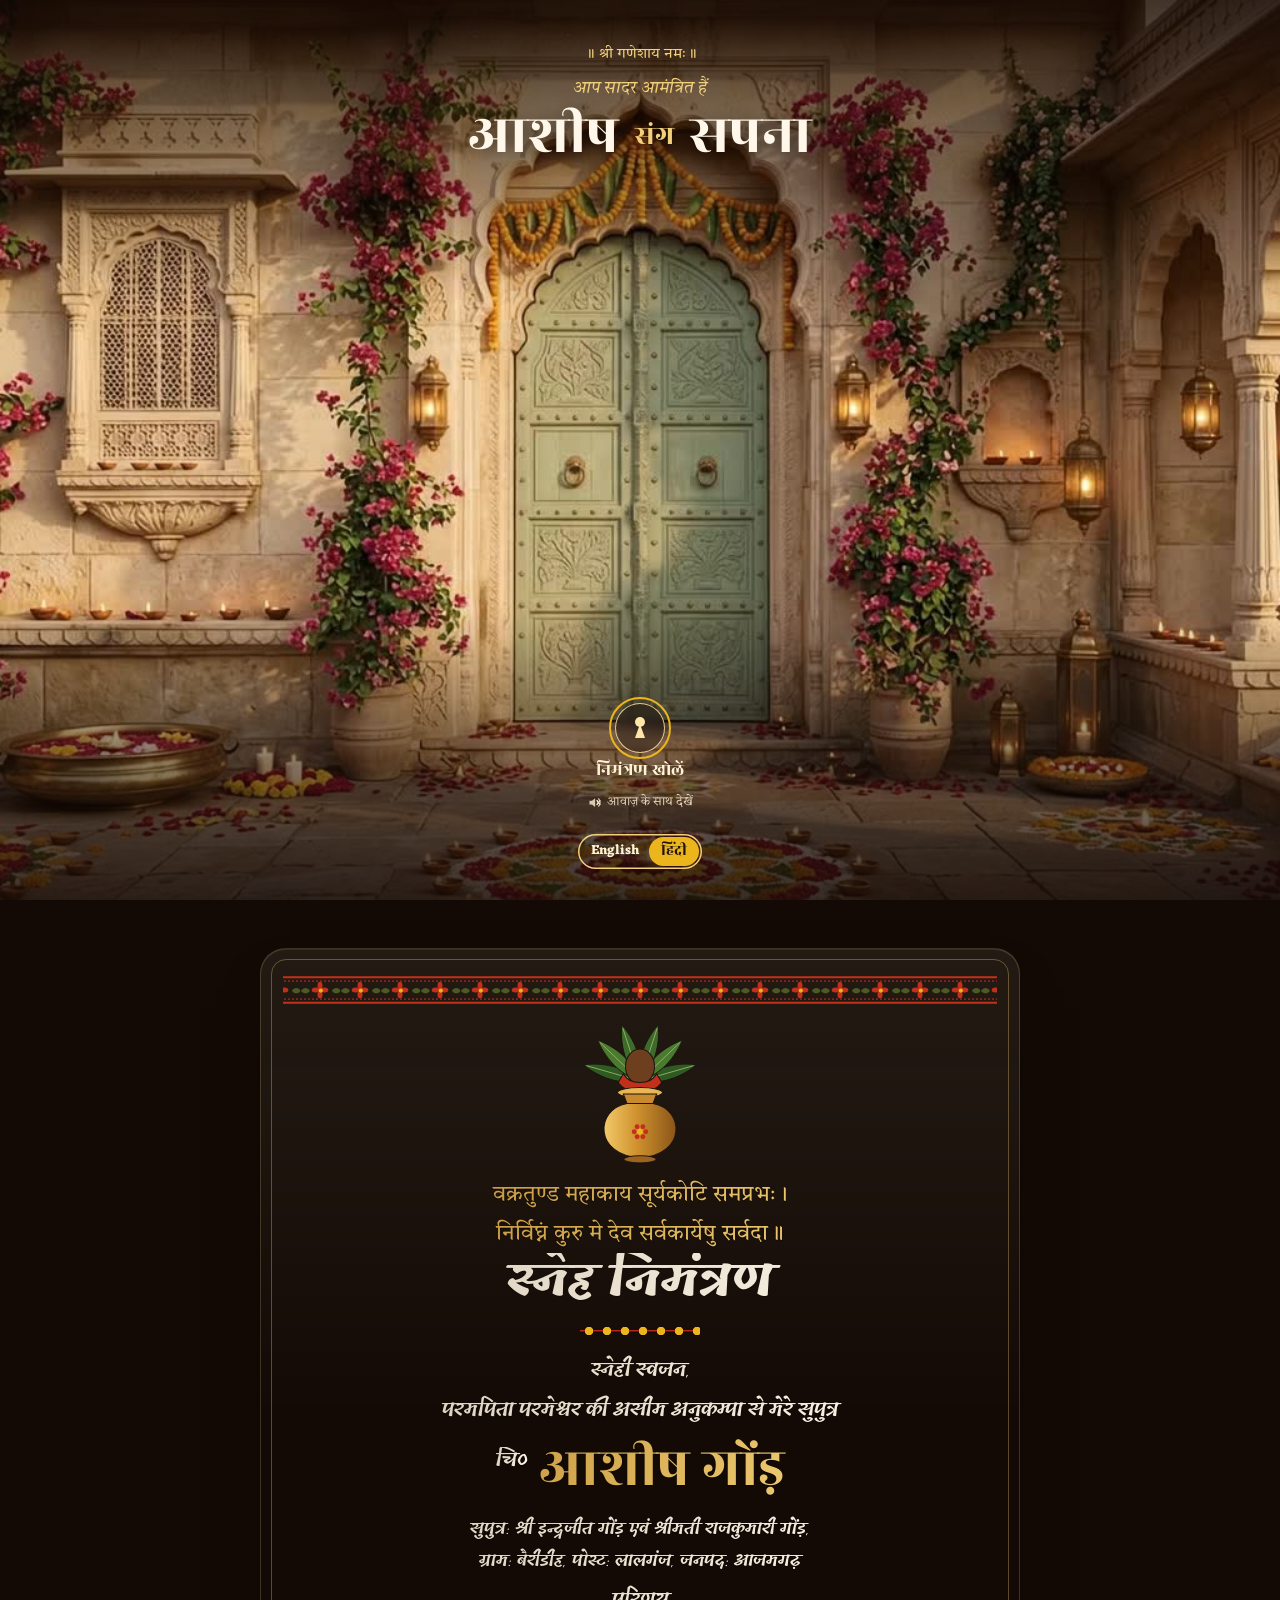
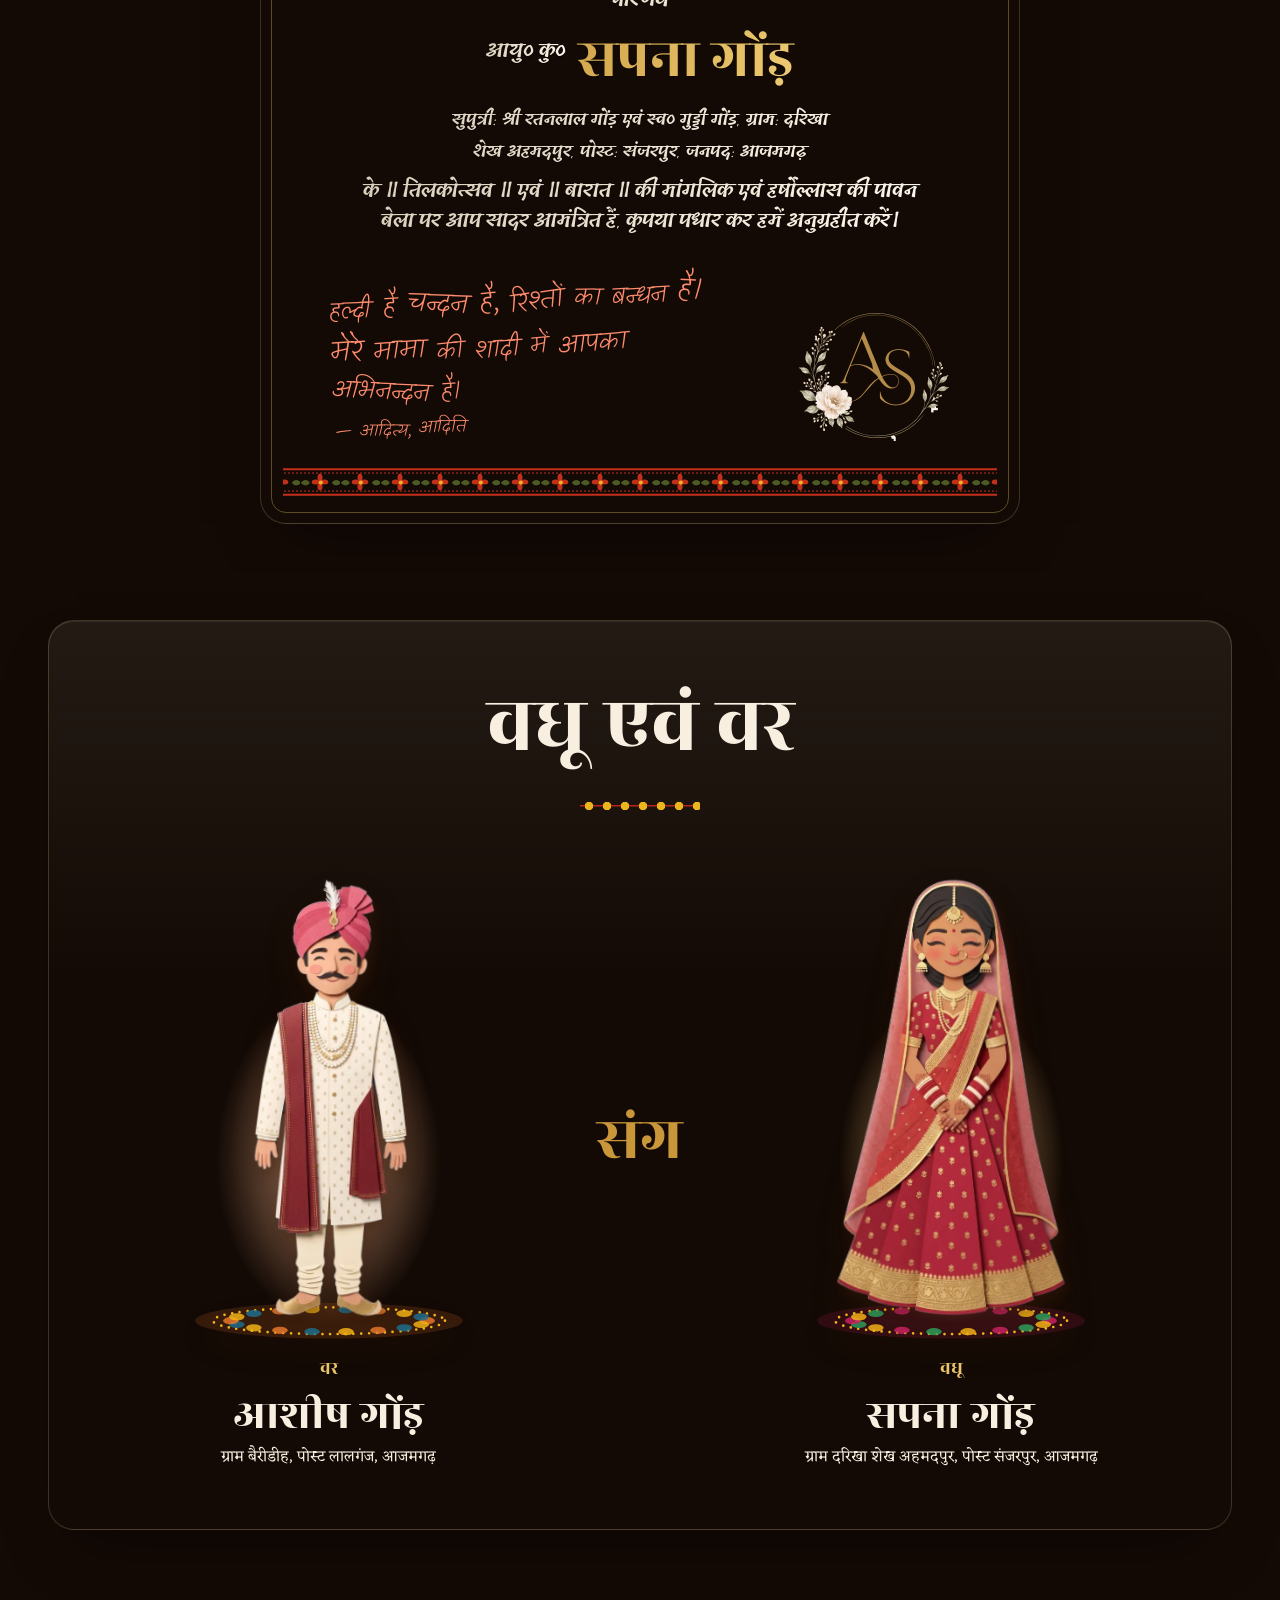
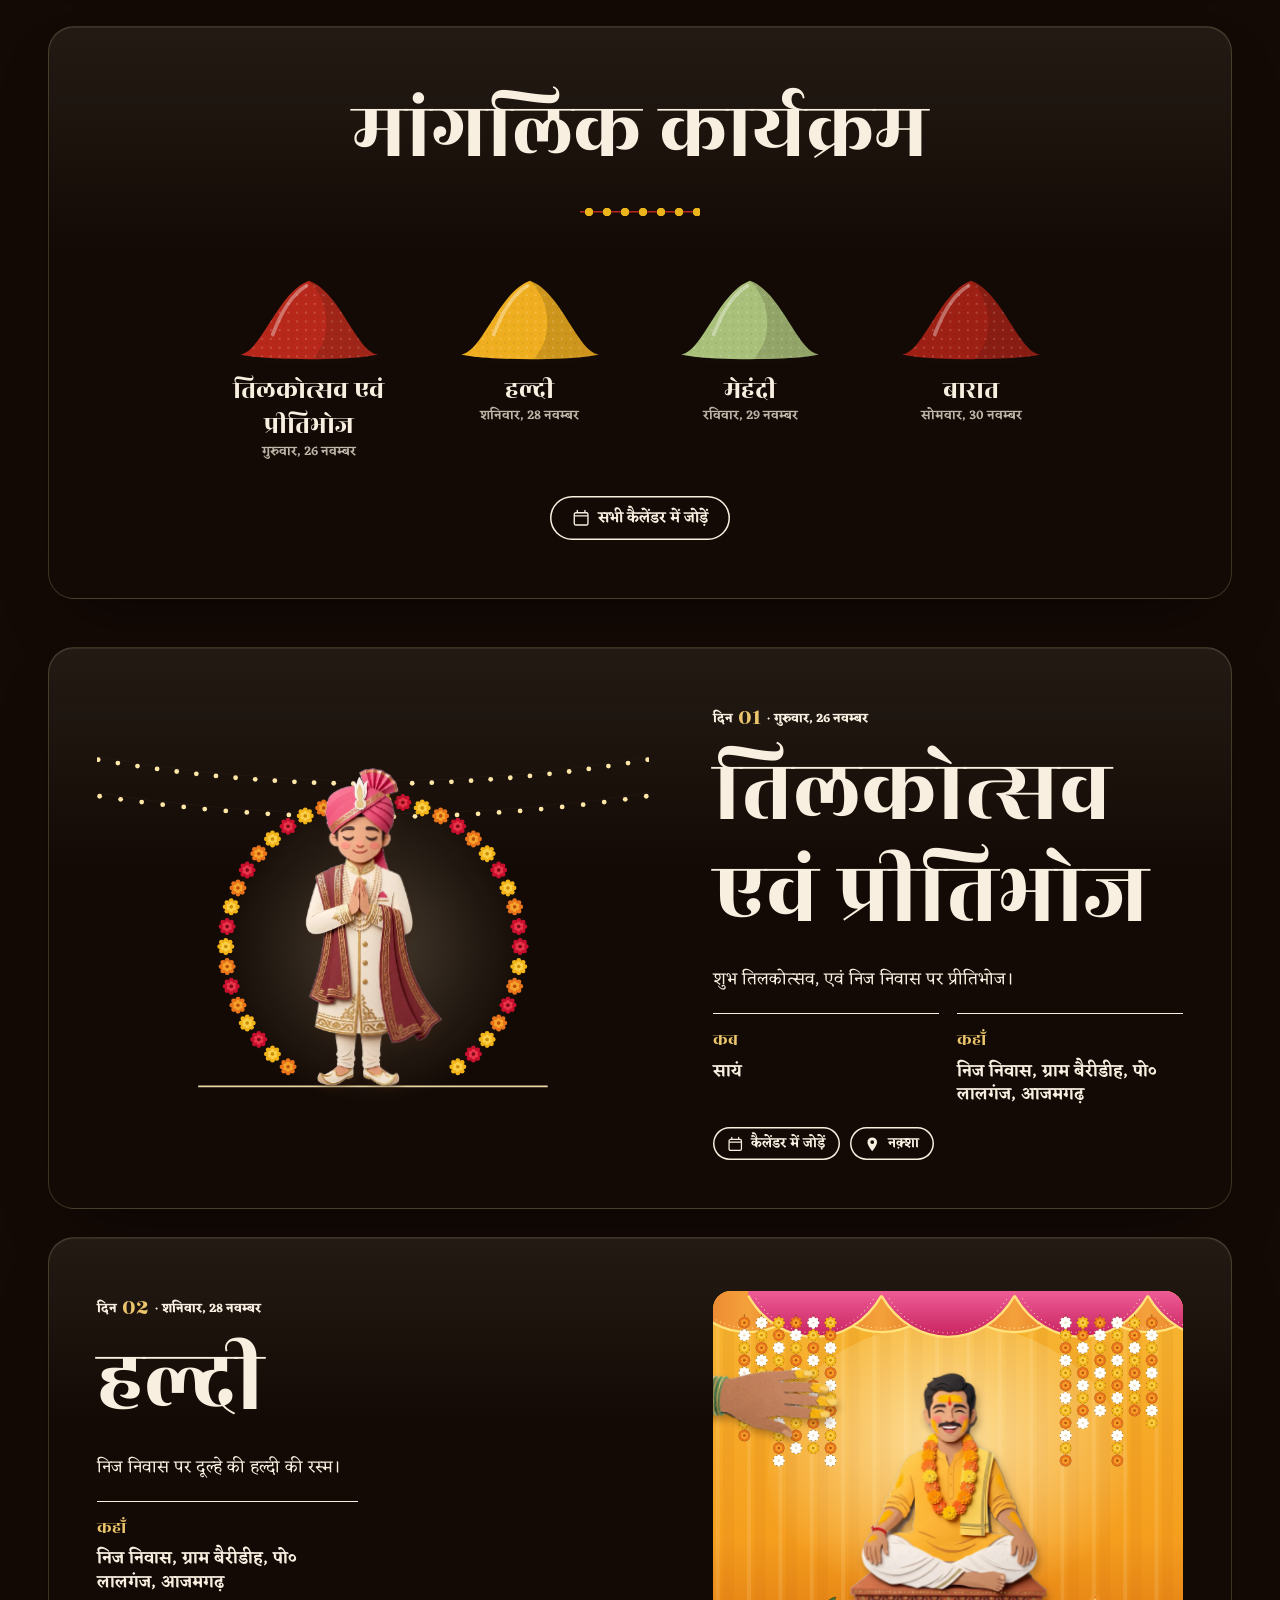
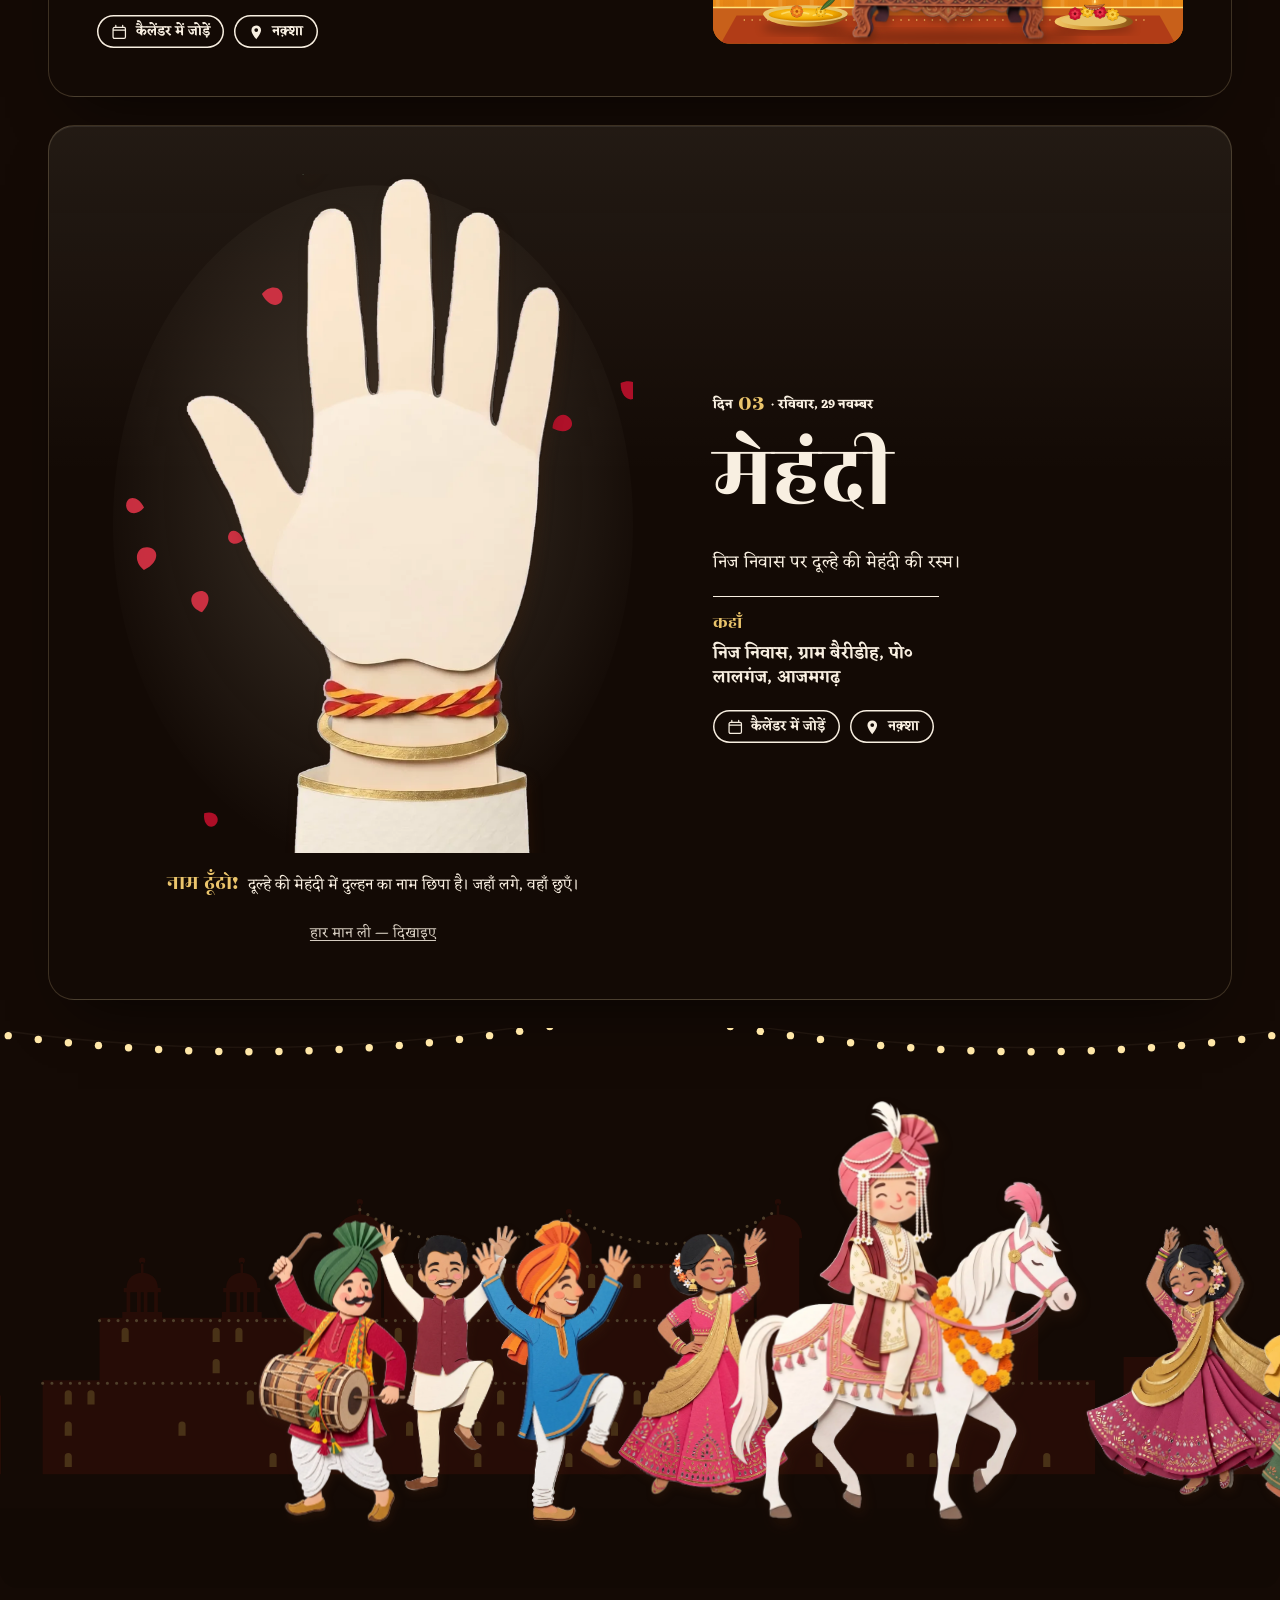
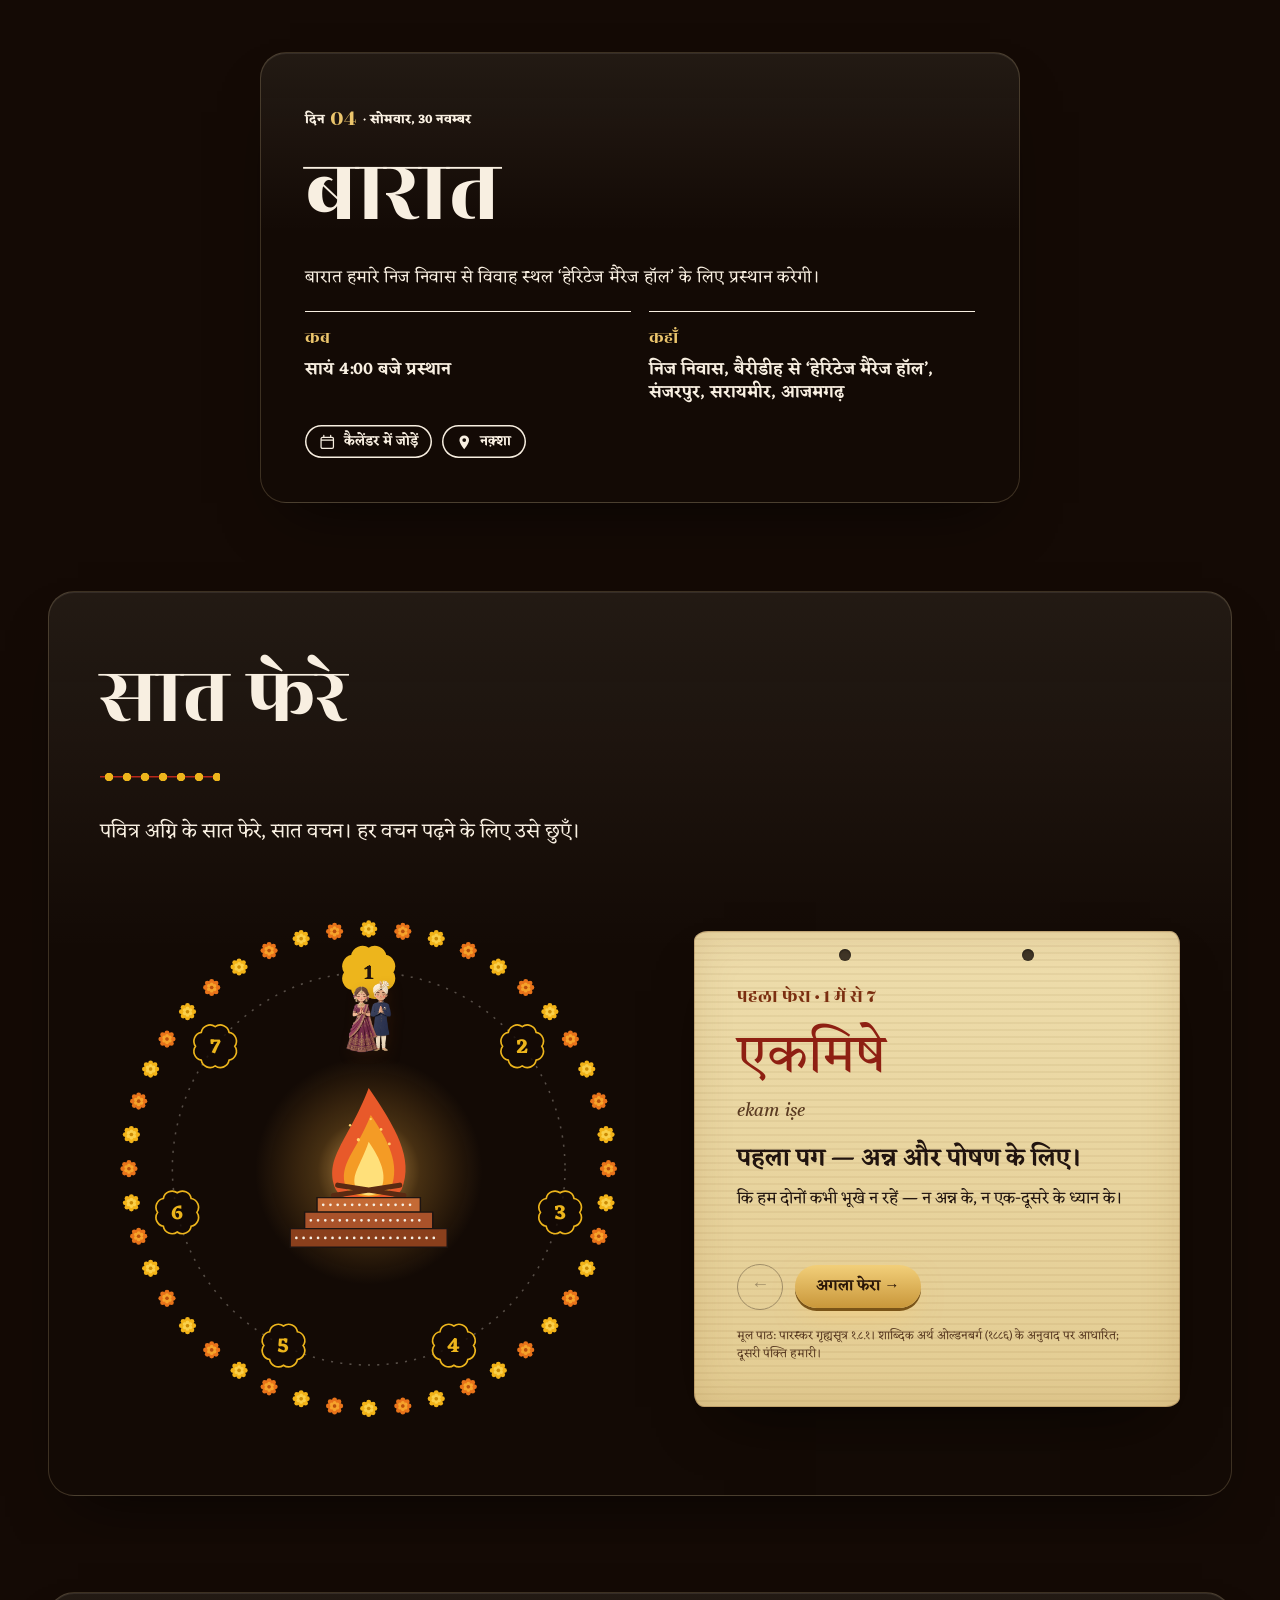
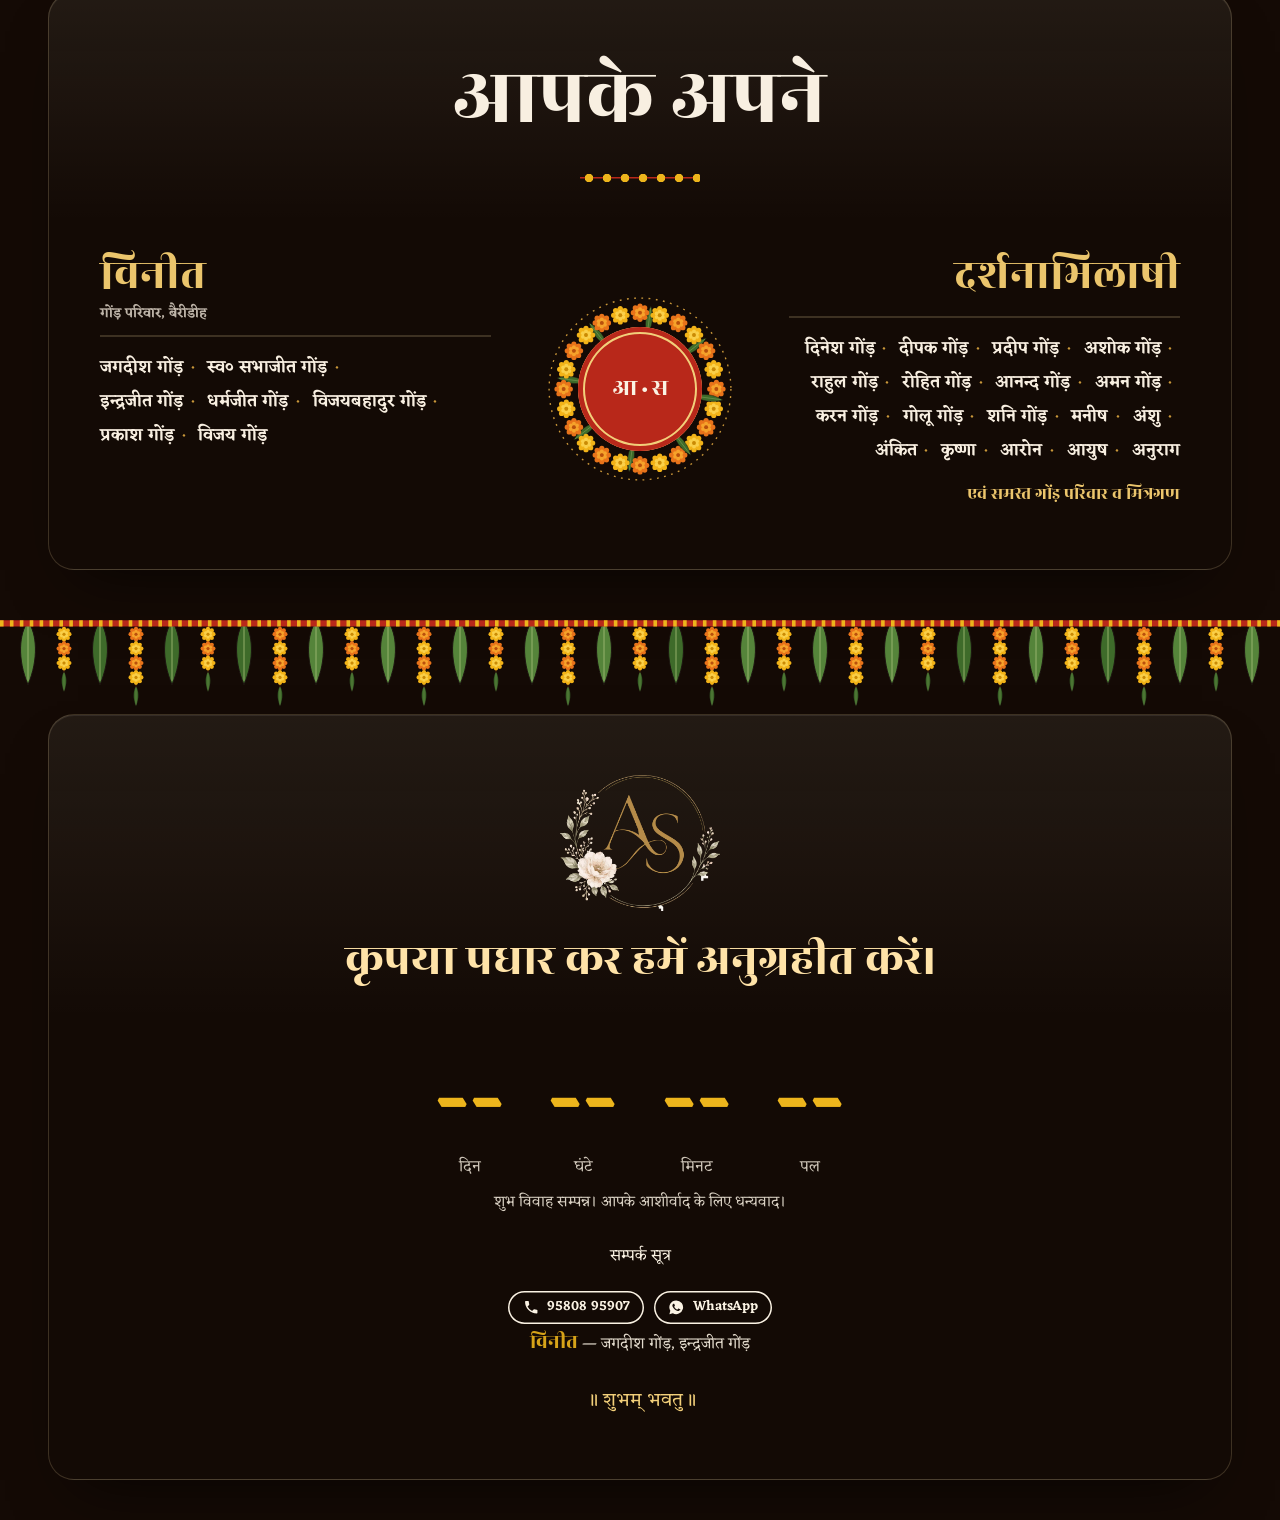
<file: index.html>
<!doctype html>
<html lang="hi">
<head>
  <meta charset="utf-8">
  <meta name="viewport" content="width=device-width, initial-scale=1, viewport-fit=cover">
  <title>आशीष संग सपना · शुभ विवाह</title>
  <meta name="description" content="आशीष संग सपना — तिलक 26, हल्दी 28, मेहंदी 29 और बारात 30 नवम्बर 2026। आप सादर आमंत्रित हैं।">
  <link rel="canonical" href="https://ashish-weds-sapna-2026.vercel.app/">
  <meta name="theme-color" content="#141B3F">
  <meta property="og:title" content="आशीष संग सपना — शुभ विवाह निमंत्रण">
  <meta property="og:description" content="तिलक 26 · हल्दी 28 · मेहंदी 29 · बारात 30 नवम्बर 2026, सायं 4 बजे। आप सादर आमंत्रित हैं।">
  <meta property="og:type" content="website">
  <meta property="og:url" content="https://ashish-weds-sapna-2026.vercel.app/">
  <meta property="og:site_name" content="आशीष संग सपना">
  <meta property="og:locale" content="hi_IN">
  <!-- the preview picture in WhatsApp and other apps (made from tools/share-card.html) -->
  <meta property="og:image" content="https://ashish-weds-sapna-2026.vercel.app/art/share.jpg">
  <meta property="og:image:secure_url" content="https://ashish-weds-sapna-2026.vercel.app/art/share.jpg">
  <meta property="og:image:type" content="image/jpeg">
  <meta property="og:image:width" content="1200">
  <meta property="og:image:height" content="630">
  <meta property="og:image:alt" content="आशीष संग सपना — सोमवार, 30 नवम्बर 2026">
  <meta name="twitter:card" content="summary_large_image">
  <link rel="icon" href="data:image/svg+xml,%3Csvg xmlns='http://www.w3.org/2000/svg' viewBox='0 0 64 64'%3E%3Ccircle cx='32' cy='32' r='30' fill='%23B8281A'/%3E%3Ccircle cx='32' cy='32' r='23' fill='none' stroke='%23F6EFE3' stroke-width='2' stroke-dasharray='1 4' stroke-linecap='round'/%3E%3Ccircle cx='32' cy='32' r='7' fill='%23EDB51C'/%3E%3C/svg%3E">
  <link rel="preconnect" href="https://fonts.googleapis.com">
  <link rel="preconnect" href="https://fonts.gstatic.com" crossorigin>
  <!-- Rozha One & Kalam (Indian Type Foundry), Eczar (Rosetta), Tiro Devanagari Sanskrit (Tiro Typeworks) -->
  <link href="https://fonts.googleapis.com/css2?family=Dancing+Script:wght@500;600;700&family=Eczar:wght@400;500;600;700&family=Kalam:wght@300;400;700&family=Reenie+Beanie&family=Rozha+One&family=Tillana:wght@500;600&family=Tiro+Devanagari+Sanskrit:ital@0;1&display=swap" rel="stylesheet">
  <link rel="stylesheet" href="assets/css/style.css">
  <script>document.documentElement.classList.add('js');</script>
</head>
<body>

<!-- Shared drawing library (gradients, patterns and motifs reused by the scenes) -->
<svg class="svg-lib" aria-hidden="true" focusable="false" width="0" height="0">
  <defs>
    <!-- a soft paper shadow for cut-out artwork -->
    <filter id="paper-lift" x="-15%" y="-10%" width="135%" height="125%" color-interpolation-filters="sRGB"><feDropShadow dx="3" dy="6" stdDeviation="5" flood-color="#3A1A08" flood-opacity=".33"/></filter>
    <linearGradient id="g-brass" x1="0" x2="1"><stop offset="0" stop-color="#F3C969"/><stop offset=".45" stop-color="#D0922F"/><stop offset="1" stop-color="#8A5518"/></linearGradient>
    <linearGradient id="g-wood" x1="0" x2="1"><stop offset="0" stop-color="#5A220C"/><stop offset=".5" stop-color="#7E3414"/><stop offset="1" stop-color="#4E1C08"/></linearGradient>
    <radialGradient id="g-flame" cx=".5" cy=".72" r=".62"><stop offset="0" stop-color="#FFFBEA"/><stop offset=".35" stop-color="#FFE07A"/><stop offset=".75" stop-color="#F49B25"/><stop offset="1" stop-color="#E0561A"/></radialGradient>
    <radialGradient id="g-glow"><stop offset="0" stop-color="#FFD780" stop-opacity=".75"/><stop offset=".45" stop-color="#FFB443" stop-opacity=".22"/><stop offset="1" stop-color="#FFB443" stop-opacity="0"/></radialGradient>
    <pattern id="p-speckle" width="7" height="7" patternUnits="userSpaceOnUse"><circle cx="1.5" cy="1.5" r=".7" fill="#fff" opacity=".55"/><circle cx="5" cy="4.6" r=".55" fill="#000" opacity=".35"/></pattern>
  </defs>
  <symbol id="leaf" viewBox="-10 0 20 64" overflow="visible">
    <path d="M0 0C9 12 11 38 0 64C-11 38-9 12 0 0Z" style="fill:var(--leaf,#3E6B2A)" stroke="#1D1411" stroke-width="1"/>
    <path d="M0 3L0 60" stroke="#A9C27A" stroke-width="1" opacity=".8"/>
  </symbol>
  <symbol id="marigold" viewBox="-12 -12 24 24" overflow="visible">
    <circle r="10.4" fill="#1D1411" opacity=".45"/>
    <g style="fill:var(--m1,#E8731A)"><circle r="8.6"/><circle cy="-8" r="3.1"/><circle cx="5.66" cy="-5.66" r="3.1"/><circle cx="8" r="3.1"/><circle cx="5.66" cy="5.66" r="3.1"/><circle cy="8" r="3.1"/><circle cx="-5.66" cy="5.66" r="3.1"/><circle cx="-8" r="3.1"/><circle cx="-5.66" cy="-5.66" r="3.1"/></g>
    <g style="fill:var(--m2,#F6A32B)"><circle cy="-4.2" r="2.4"/><circle cx="3.64" cy="-2.1" r="2.4"/><circle cx="3.64" cy="2.1" r="2.4"/><circle cy="4.2" r="2.4"/><circle cx="-3.64" cy="2.1" r="2.4"/><circle cx="-3.64" cy="-2.1" r="2.4"/></g>
    <circle r="2.3" style="fill:var(--m3,#B8500C)"/>
  </symbol>
  <symbol id="diya" viewBox="0 0 60 50" overflow="visible">
    <circle cx="33" cy="16" r="22" fill="url(#g-glow)"/>
    <path class="diya-flame" d="M33 2C37.5 9.5 40 16 33 23.5C26.5 17.5 28.5 10 33 2Z" fill="url(#g-flame)"/>
    <path d="M4 27C9 42 43 45 54 30L59 24.5C47 28.5 19 29.5 4 27Z" fill="#B65428" stroke="#3A1608" stroke-width="1.2" stroke-linejoin="round"/>
    <path d="M7 28.6C23 31.4 44 30 56 25.6" stroke="#EBA762" stroke-width="1.5" fill="none" stroke-linecap="round"/>
    <path d="M14 36h2M21 38h2M28 38.6h2M35 38.2h2M42 36.6h2" stroke="#F6EFE3" stroke-width="1.6" stroke-linecap="round"/>
  </symbol>
  <symbol id="foot" viewBox="-6 -11 12 22" overflow="visible">
    <path d="M-3.6 -1C-4.6 4-3.2 9.5.4 9.6C3.8 9.6 4.4 4 3.6-1C3-4.2-2.8-4.4-3.6-1Z" fill="currentColor"/>
    <circle cx="-3" cy="-6.4" r="1.6" fill="currentColor"/><circle cx="-.8" cy="-8.2" r="1.35" fill="currentColor"/><circle cx="1.3" cy="-8.3" r="1.2" fill="currentColor"/><circle cx="3.1" cy="-7.2" r="1.05" fill="currentColor"/><circle cx="4.3" cy="-5.4" r=".9" fill="currentColor"/>
  </symbol>
  <symbol id="mound" viewBox="0 0 120 80" overflow="visible">
    <ellipse cx="60" cy="72" rx="58" ry="6" fill="#1D1411" opacity=".14"/>
    <path d="M5 70C22 68 35 20 60 11C85 20 98 68 115 70C96 75 24 75 5 70Z" fill="currentColor"/>
    <path d="M60 11C85 20 98 68 115 70C99 74 74 74.5 63 73C77 60 79 30 60 11Z" fill="#1D1411" opacity=".16"/>
    <path d="M5 70C22 68 35 20 60 11C85 20 98 68 115 70C96 75 24 75 5 70Z" fill="url(#p-speckle)" opacity=".5"/>
    <path d="M58 15C46 22 37 38 31 54" stroke="#fff" opacity=".35" stroke-width="3" fill="none" stroke-linecap="round"/>
  </symbol>
</svg>

<main id="app"></main>

<noscript><p class="noscript">This invitation needs JavaScript to open. Please enable it, or ask the family for the PDF card.</p></noscript>
<canvas class="petals" id="petals" aria-hidden="true"></canvas>

<!-- 1. your content -->
<script src="assets/config.js"></script>
<!-- 2. the template -->
<script src="assets/js/people.js"></script>
<script src="assets/js/hand.js"></script>
<script src="assets/js/audio.js"></script>
<script src="assets/js/scenes.js"></script>
<script src="assets/js/app.js"></script>
</body>
</html>
</file>
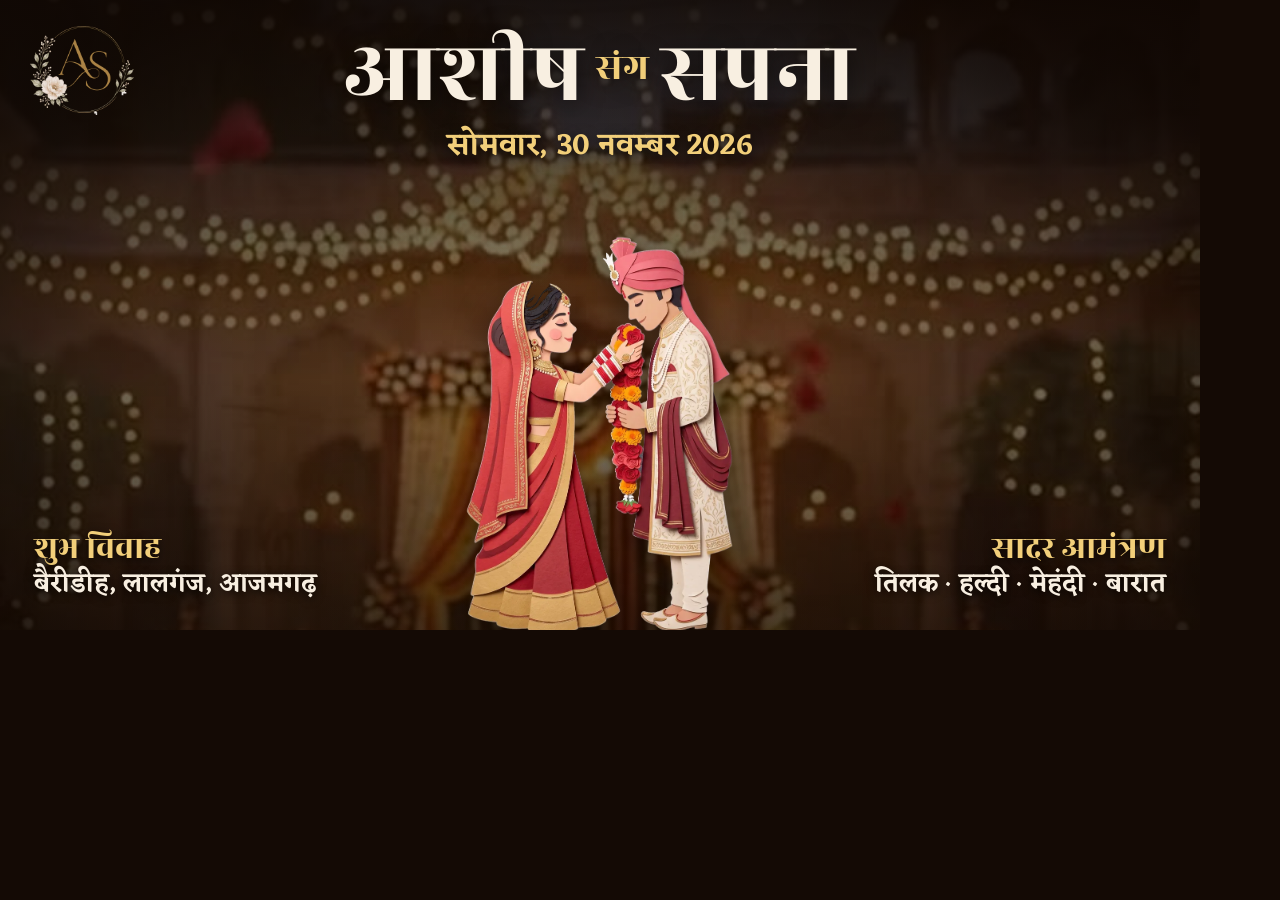
<file: tools/share-card.html>
<!doctype html>
<!-- The WhatsApp / social preview picture (art/share.jpg), 1200 x 630.
     Open this page at exactly 1200 x 630 and take a screenshot to remake it.
     The names and the couple sit in the middle square, so the picture still
     reads when an app crops it to a square thumbnail. -->
<html lang="hi">
<head>
<meta charset="utf-8">
<link href="https://fonts.googleapis.com/css2?family=Eczar:wght@500;600&family=Rozha+One&display=swap" rel="stylesheet">
<style>
  html, body { margin: 0; width: 1200px; height: 630px; overflow: hidden; background: #140A05; }
  .card { position: relative; width: 1200px; height: 630px; overflow: hidden; }
  .bg { position: absolute; inset: 0; background: url(../art/hero-venue.jpg) center 46% / cover no-repeat; filter: brightness(.62) saturate(1.1); }
  .shade { position: absolute; inset: 0;
    background: radial-gradient(60% 75% at 50% 62%, rgba(20, 10, 4, 0) 0%, rgba(20, 10, 4, .35) 70%, rgba(14, 6, 2, .75) 100%),
                linear-gradient(180deg, rgba(14, 6, 2, .72) 0%, rgba(14, 6, 2, .15) 38%, rgba(14, 6, 2, 0) 60%, rgba(14, 6, 2, .45) 100%); }
  .top { position: absolute; left: 0; right: 0; top: 26px; text-align: center; color: #F8EFE1; }
  .names { font: 400 92px/1.05 "Rozha One", serif; text-shadow: 0 3px 24px rgba(0, 0, 0, .6); letter-spacing: .5px; }
  .names small { font-size: .42em; color: #F2CF7A; vertical-align: .55em; margin: 0 .3em; }
  .date { font: 600 30px/1.2 "Eczar", serif; color: #F2CF7A; margin-top: 6px; text-shadow: 0 2px 12px rgba(0, 0, 0, .7); }
  .couple { position: absolute; left: 50%; bottom: -6px; height: 400px; transform: translateX(-50%); filter: drop-shadow(0 10px 18px rgba(0, 0, 0, .45)); }
  .mono { position: absolute; width: 104px; top: 26px; left: 30px; opacity: .95; }
  .tag { position: absolute; right: 34px; bottom: 30px; font: 600 26px/1.25 "Eczar", serif; color: #F8EFE1; text-align: right; text-shadow: 0 2px 10px rgba(0, 0, 0, .8); }
  .tag b { display: block; font: 400 34px/1.1 "Rozha One", serif; color: #F2CF7A; }
  .tag.left { right: auto; left: 34px; text-align: left; }
</style>
</head>
<body>
  <div class="card">
    <div class="bg"></div>
    <div class="shade"></div>
    <img class="mono" src="../art/monogram.webp" alt="">
    <div class="top">
      <div class="names">आशीष<small>संग</small>सपना</div>
      <div class="date">सोमवार, 30 नवम्बर 2026</div>
    </div>
    <img class="couple" src="../art/couple-varmala.webp" alt="">
    <div class="tag left"><b>शुभ विवाह</b>बैरीडीह, लालगंज, आजमगढ़</div>
    <div class="tag"><b>सादर आमंत्रण</b>तिलक · हल्दी · मेहंदी · बारात</div>
  </div>
</body>
</html>
</file>
<file: assets/css/style.css>
/* ==========================================================================
   Shubh Vivah — wedding invitation template
   Pigments, not "wedding gold". Type from Indian foundries:
   Rozha One & Kalam (Indian Type Foundry), Eczar (Rosetta),
   Tiro Devanagari Sanskrit (Tiro Typeworks).
   Main colours are overridden from config.js (theme).
   ========================================================================== */

:root {
  --night: #141B3F;
  --paper: #F6EEE0;
  --primary: #B8281A;
  --gold: #C9973A;
  --ink: #21140F;

  --paper-2: #EFE3CD;
  --paper-hi: #FCF7EE;
  --ink-soft: #57423A;
  --khadiya: #FBF3E4;
  --haldi: #EDB51C;
  --rani: #C8235F;
  --pichwai: #17463A;
  --gold-hi: #F2CF7A;

  --f-display: "Rozha One", "Tiro Devanagari Sanskrit", Georgia, serif;
  --f-body: "Eczar", "Tiro Devanagari Sanskrit", Georgia, serif;
  --f-sa: "Tiro Devanagari Sanskrit", "Eczar", Georgia, serif;
  --f-hand: "Kalam", "Comic Sans MS", cursive;
  --f-script: "Dancing Script", "Tillana", cursive;
  --f-baby: "Reenie Beanie", "Kalam", "Comic Sans MS", cursive;

  --gutter: clamp(16px, 4vw, 48px);
  --hdr: 68px;
  --ease: cubic-bezier(.2, .7, .2, 1);
}

/* ---------- base ---------- */
*, *::before, *::after { box-sizing: border-box; }
html { -webkit-text-size-adjust: 100%; scroll-padding-top: var(--hdr); }
body {
  margin: 0; background: var(--paper); color: var(--ink);
  font-family: var(--f-body); font-size: 1.0625rem; line-height: 1.62;
  -webkit-font-smoothing: antialiased; text-rendering: optimizeLegibility; overflow-x: hidden;
}
html[lang="hi"] body { line-height: 1.78; }
html.gate-open, html.gate-open body { overflow: hidden; }
body::after {
  content: ""; position: fixed; inset: 0; z-index: 150; pointer-events: none; opacity: .5;
  background-image: url("data:image/svg+xml,%3Csvg xmlns='http://www.w3.org/2000/svg' width='240' height='240'%3E%3Cfilter id='n'%3E%3CfeTurbulence type='fractalNoise' baseFrequency='.85' numOctaves='3' stitchTiles='stitch'/%3E%3CfeColorMatrix values='0 0 0 0 .16  0 0 0 0 .1  0 0 0 0 .05  0 0 0 .6 -.12'/%3E%3C/filter%3E%3Crect width='240' height='240' filter='url(%23n)'/%3E%3C/svg%3E"); background-size: 240px 240px;
}
img, svg { max-width: 100%; }
a { color: inherit; }
button { font: inherit; color: inherit; }
p { margin: 0 0 1em; }
h1, h2, h3 { margin: 0; font-weight: 400; }
:focus-visible { outline: 3px solid var(--haldi); outline-offset: 3px; border-radius: 4px; }
.wrap { width: min(1200px, 100% - 2 * var(--gutter)); margin-inline: auto; }
.sr-only { position: absolute !important; width: 1px; height: 1px; overflow: hidden; clip: rect(0 0 0 0); white-space: nowrap; }
.svg-lib { position: absolute; width: 0; height: 0; overflow: hidden; }
.noscript { padding: 40px; text-align: center; }

/* small capital labels — never letter-spaced in Hindi */
.cap, .ev__day, .facts dt, .wear__label, .person__role, .ticket__kind, .ask span, .countdown small, .hero__kicker, .field > span, .field > legend, .pothi__count {
  letter-spacing: .16em; text-transform: uppercase;
}
html[lang="hi"] :is(.cap, .ev__day, .facts dt, .wear__label, .person__role, .ticket__kind, .ask span, .countdown small, .hero__kicker, .field > span, .field > legend, .pothi__count, .nav a, .btn) {
  letter-spacing: 0; text-transform: none;
}

/* section titles with a little marigold flourish */
.sec-title {
  font-family: var(--f-display); font-size: clamp(2.6rem, 1.6rem + 4.6vw, 5.4rem); line-height: 1.12;
  margin-bottom: .35em; position: relative; text-wrap: balance;
}
.sec-title::after {
  content: ""; display: block; width: 120px; height: 14px; margin-top: .3em;
  background: radial-gradient(circle, var(--haldi) 0 4px, transparent 4.5px) 0 50% / 18px 14px repeat-x,
              linear-gradient(var(--primary), var(--primary)) 0 50% / 100% 1.5px no-repeat;
}
.sec-title--center { text-align: center; }
.sec-title--center::after { margin-inline: auto; }
.lede { font-size: clamp(1.08rem, 1rem + .4vw, 1.28rem); max-width: 40em; text-wrap: pretty; }

/* ---------- buttons ---------- */
.btn {
  display: inline-flex; align-items: center; justify-content: center; gap: .55em; padding: .85em 1.4em;
  border: 0; border-radius: 999px; cursor: pointer; text-decoration: none;
  font: 600 .95rem/1.15 var(--f-body); letter-spacing: .01em;
  transition: transform .2s var(--ease), box-shadow .2s, background-color .2s, color .2s;
}
.btn svg { width: 1.2em; height: 1.2em; flex: none; }
.btn:hover { transform: translateY(-1px); }
.btn:active { transform: translateY(1px); }
.btn--primary { background: var(--primary); color: var(--khadiya); box-shadow: 0 3px 0 rgba(0, 0, 0, .28); }
.btn--gold { background: linear-gradient(180deg, var(--gold-hi), var(--gold)); color: #2A1608; box-shadow: 0 3px 0 #7A5418, 0 10px 30px -10px rgba(255, 200, 100, .6); }
.btn--ghost { background: transparent; color: inherit; box-shadow: inset 0 0 0 1.5px currentColor; }
.btn--ghost:hover { background: rgba(255, 255, 255, .12); }
.btn--ink { background: var(--ink); color: var(--khadiya); }
.btn--sm { padding: .6em 1.05em; font-size: .86rem; }
.btn--wide { width: 100%; padding: 1em; font-size: 1.06rem; }
.round-btn { width: 46px; height: 46px; border-radius: 50%; border: 1.5px solid currentColor; background: transparent; cursor: pointer; font-size: 1.15rem; display: inline-grid; place-items: center; transition: background .2s, color .2s; }
.round-btn:hover { background: var(--ink); color: var(--khadiya); border-color: var(--ink); }
.round-btn:disabled { opacity: .35; cursor: default; }
.icon-btn { width: 40px; height: 40px; border-radius: 50%; border: 1.5px solid currentColor; background: transparent; cursor: pointer; display: inline-grid; place-items: center; padding: 0; }
.icon-btn svg { width: 20px; height: 20px; }
.text-btn { background: none; border: 0; padding: 4px 0; cursor: pointer; text-decoration: underline; text-underline-offset: 3px; font-size: .9rem; opacity: .85; }

.hashiya { height: 30px; background: url("data:image/svg+xml,%3Csvg xmlns='http://www.w3.org/2000/svg' width='40' height='30' viewBox='0 0 40 30'%3E %3Cpath d='M0 2.2H40M0 27.8H40' stroke='%23C2301C' stroke-width='2'/%3E %3Cpath d='M1 6H40M1 24H40' stroke='%23C2301C' stroke-width='1.7' stroke-dasharray='0 4' stroke-linecap='round'/%3E %3Cg transform='translate(20 15)' fill='%23C2301C'%3E%3Cellipse cy='-4.4' rx='2.5' ry='3.9'/%3E%3Cellipse cy='4.4' rx='2.5' ry='3.9'/%3E%3Cellipse cx='-4.4' rx='3.9' ry='2.5'/%3E%3Cellipse cx='4.4' rx='3.9' ry='2.5'/%3E%3C/g%3E %3Ccircle cx='20.8' cy='15.6' r='2.1' fill='%23EDB51C'/%3E %3Cg fill='%234D5A24' transform='translate(.9 .7)'%3E%3Cpath d='M0 15 C3 11.5 6.5 11.5 9 15 C6.5 18.5 3 18.5 0 15Z'/%3E%3Cpath d='M40 15 C37 11.5 33.5 11.5 31 15 C33.5 18.5 37 18.5 40 15Z'/%3E%3C/g%3E %3C/svg%3E") repeat-x center / 40px 30px; }

/* ==========================================================================
   HEADER
   ========================================================================== */
.hdr {
  position: fixed; inset: 0 0 auto 0; z-index: 60; height: var(--hdr);
  display: flex; align-items: center; gap: 1rem; padding: 0 var(--gutter);
  color: var(--khadiya); transition: background-color .4s, color .4s, box-shadow .4s;
}
.hdr.is-solid { background: rgba(246, 238, 224, .95); color: var(--ink); -webkit-backdrop-filter: blur(10px); backdrop-filter: blur(10px); box-shadow: 0 1px 0 rgba(33, 20, 15, .1); }
.hdr.is-solid::after {
  content: ""; position: absolute; left: 0; right: 0; bottom: -4px; height: 4px;
  background: radial-gradient(circle, var(--primary) 1.3px, transparent 1.8px) 0 50% / 9px 4px repeat-x;
}
.brand { display: flex; align-items: center; gap: .6rem; text-decoration: none; margin-right: auto; min-width: 0; }
.brand__seal {
  flex: none; width: 44px; height: 44px; border-radius: 50%; display: grid; place-items: center;
  background: var(--primary); color: var(--khadiya); font-family: var(--f-display); font-size: .82rem; white-space: nowrap;
  box-shadow: inset 0 0 0 3px var(--primary), inset 0 0 0 4.5px var(--khadiya);
}
.brand__names { font-family: var(--f-display); font-size: 1.2rem; white-space: nowrap; }
.brand__names i { font-style: normal; color: var(--gold); padding: 0 .1em; }
.nav ul { list-style: none; margin: 0; padding: 0; display: flex; gap: clamp(.7rem, 1.6vw, 1.6rem); }
.nav a { text-decoration: none; font-weight: 600; font-size: .86rem; letter-spacing: .08em; text-transform: uppercase; position: relative; padding: 6px 0; }
html[lang="hi"] .nav a { font-family: var(--f-display); font-weight: 400; font-size: 1.12rem; }
.nav a::after { content: ""; position: absolute; left: 50%; bottom: -2px; width: 5px; height: 5px; border-radius: 50%; background: var(--haldi); transform: translateX(-50%) scale(0); transition: transform .3s var(--ease); }
.nav a:hover::after, .nav a[aria-current]::after { transform: translateX(-50%) scale(1); }
.hdr__tools { display: flex; align-items: center; gap: .55rem; }
.lang { display: inline-flex; padding: 3px; border-radius: 999px; box-shadow: inset 0 0 0 1.5px currentColor; }
.lang button { border: 0; background: none; cursor: pointer; padding: .32em .75em; border-radius: 999px; font-weight: 700; font-size: .82rem; line-height: 1.2; }
.lang button[lang="hi"] { font-family: var(--f-display); font-weight: 400; font-size: .98rem; }
.lang button[aria-pressed="true"] { background: var(--haldi); color: var(--ink); }
.sound-btn .ic-mute { display: none; }
.sound-btn.is-off .ic-mute { display: inline; }
.sound-btn.is-off .ic-wave { display: none; }
.menu-btn { display: none; }

@media (max-width: 1023px) {
  .menu-btn { display: inline-grid; position: relative; z-index: 2; }
  .menu-btn span, .menu-btn span::before, .menu-btn span::after { content: ""; display: block; width: 16px; height: 2px; border-radius: 2px; background: currentColor; transition: transform .3s var(--ease), background .2s; }
  .menu-btn span { position: relative; }
  .menu-btn span::before { position: absolute; top: -5px; }
  .menu-btn span::after { position: absolute; top: 5px; }
  .menu-open .menu-btn span { background: transparent; }
  .menu-open .menu-btn span::before { transform: translateY(5px) rotate(45deg); }
  .menu-open .menu-btn span::after { transform: translateY(-5px) rotate(-45deg); }
  .nav { position: fixed; inset: 0; z-index: 1; display: grid; place-items: center; background: var(--night); color: var(--khadiya); opacity: 0; visibility: hidden; transition: opacity .35s, visibility .35s; }
  .menu-open .nav { opacity: 1; visibility: visible; }
  .hdr.menu-open { background: transparent; color: var(--khadiya); -webkit-backdrop-filter: none; backdrop-filter: none; box-shadow: none; }
  .hdr.menu-open::after { display: none; }
  .nav ul { flex-direction: column; text-align: center; gap: 1.3rem; }
  .nav a { font-family: var(--f-display); font-weight: 400; font-size: 2rem; letter-spacing: 0; text-transform: none; }
  .brand, .hdr__tools { position: relative; z-index: 2; }
}
@media (max-width: 560px) {
  .brand__names, .hdr__rsvp { display: none; }
  .hdr__tools { gap: .4rem; }
}

/* ==========================================================================
   GATE — a carved archway, two doors that swing open, and a hanging plaque
   ========================================================================== */
.gate { position: fixed; inset: 0; z-index: 200; overflow: hidden; color: var(--ink); }
.gate__wall {
  position: absolute; inset: 0; transition: opacity .9s .35s;
  background:
    radial-gradient(48% 52% at 50% 62%, rgba(255, 196, 110, .32), rgba(255, 196, 110, 0) 72%),
    url("data:image/svg+xml,%3Csvg xmlns='http://www.w3.org/2000/svg' width='72' height='72' viewBox='0 0 72 72'%3E%3Cg fill='none' stroke='%23E2B655' stroke-opacity='.16' stroke-width='1.2'%3E%3Cpath d='M36 6c8 10 8 20 0 30c-8-10-8-20 0-30zM36 66c8-10 8-20 0-30c-8 10-8 20 0 30zM6 36c10-8 20-8 30 0c-10 8-20 8-30 0zM66 36c-10-8-20-8-30 0c10 8 20 8 30 0z'/%3E%3Ccircle cx='36' cy='36' r='3'/%3E%3C/g%3E%3C/svg%3E") 0 0 / 72px 72px repeat,
    linear-gradient(180deg, #4E140A, #2C0805);
}
.gate__arch {
  position: absolute; left: 50%; bottom: 0; height: min(90svh, 188vw); aspect-ratio: 620 / 1000;
  transform: translateX(-50%); transform-origin: 50% 62%;
  transition: transform 1.5s .45s cubic-bezier(.55, 0, .2, 1), opacity .7s 1.05s;
  filter: drop-shadow(0 30px 40px rgba(0, 0, 0, .45));
}
.gate__frame { position: absolute; inset: 0; width: 100%; height: 100%; overflow: visible; pointer-events: none; }
.gate__doors { position: absolute; display: flex; perspective: 1600px; }
.gate__door { width: 50%; height: 100%; transition: transform 1.4s cubic-bezier(.55, .05, .3, 1); }
.gate__door svg { display: block; width: 100%; height: 100%; }
.gate__door--l { transform-origin: 0 50%; }
.gate__door--r { transform-origin: 100% 50%; }
.gate.is-opening .gate__door--l { transform: rotateY(-100deg); }
.gate.is-opening .gate__door--r { transform: rotateY(100deg); }
.gate.is-opening .gate__arch { transform: translateX(-50%) scale(1.7); opacity: 0; }
.gate.is-opening .gate__wall { opacity: 0; }
.gate__toran { position: absolute; top: 0; left: 0; right: 0; height: clamp(70px, 11vh, 110px); z-index: 2; transition: transform 1.2s var(--ease); }
.gate.is-opening .gate__toran { transform: translateY(-120%); }
/* the plaque, hung on the doors by two cords */
.gate__center {
  position: absolute; left: 50%; top: calc(44% + 54px); z-index: 3; width: 64%; min-width: 232px; text-align: center;
  padding: clamp(14px, 2.2vh, 22px) clamp(12px, 3%, 22px) clamp(12px, 2vh, 18px);
  background: radial-gradient(120% 90% at 50% 0%, #FFFBF1, #F3E6C9);
  border-radius: 999px 999px 16px 16px / 160px 160px 16px 16px;
  box-shadow: 0 0 0 2px #B8281A, 0 0 0 5px #F3E3C0, 0 0 0 7px #C9973A, 0 22px 40px rgba(20, 6, 2, .55);
  transform: translateX(-50%); transform-origin: 50% -48px;
  animation: hang 5.5s ease-in-out infinite alternate;
  transition: opacity .45s;
}
.gate__center::before {
  content: ""; position: absolute; left: 22%; right: 22%; bottom: 100%; height: 52px; pointer-events: none;
  background: url("data:image/svg+xml,%3Csvg xmlns='http://www.w3.org/2000/svg' viewBox='0 0 100 52' preserveAspectRatio='none'%3E%3Cpath d='M2 52L50 4L98 52' fill='none' stroke='%23D9A63E' stroke-width='2.4' vector-effect='non-scaling-stroke'/%3E%3C/svg%3E") 0 0 / 100% 100% no-repeat;
}
.gate__center::after { content: ""; position: absolute; left: 50%; top: -56px; width: 14px; height: 14px; margin-left: -7px; border-radius: 50%; background: radial-gradient(circle at 35% 30%, #FFF4C6, #D9A63E 55%, #6E4A12); box-shadow: 0 2px 4px rgba(0, 0, 0, .5); }
@keyframes hang { from { transform: translateX(-50%) rotate(-1.2deg); } to { transform: translateX(-50%) rotate(1.2deg); } }
.gate.is-opening .gate__center { opacity: 0; pointer-events: none; }
.gate__invocation { font-family: var(--f-sa); color: #8E1F12; margin: 6px 0 8px; font-size: clamp(.85rem, .8rem + .3vw, 1rem); }
.gate__seal { width: clamp(46px, 7vh, 64px); aspect-ratio: 1; margin: 0 auto 8px; border-radius: 50%; display: grid; place-items: center; background: var(--primary); color: var(--khadiya); font-family: var(--f-display); font-size: clamp(.95rem, .9rem + .3vw, 1.15rem); box-shadow: inset 0 0 0 4px var(--primary), inset 0 0 0 6px var(--gold-hi), 0 4px 12px rgba(120, 30, 10, .35); }
.gate__title { font-family: var(--f-sa); font-style: italic; color: #7B4A12; margin: 0; font-size: clamp(.9rem, .85rem + .3vw, 1.05rem); }
.gate__names { font-family: var(--f-display); color: #3A120A; font-size: clamp(1.6rem, 1.1rem + 2.2vw, 2.6rem); line-height: 1.15; margin: .1em 0 .45em; }
.gate__names i { font-style: normal; font-size: .5em; color: #B8281A; vertical-align: .3em; padding: 0 .15em; }
.gate__open { font-size: clamp(.92rem, .88rem + .25vw, 1.05rem); padding: .85em 1.5em; animation: breathe 2.4s ease-in-out infinite; }
@keyframes breathe { 50% { transform: scale(1.04); } }
.gate__hint { display: flex; align-items: center; justify-content: center; gap: .4em; font-size: .78rem; color: #5A3B22; margin: 10px 0 8px; }
.gate__hint svg { width: 15px; height: 15px; }
.lang--gate { color: #8A5F18; border-color: #C9973A; display: flex; width: max-content; margin: 10px auto 0; }
.lang--gate button { color: #3A120A; }
@media (max-height: 700px) { .gate__invocation, .gate__hint { display: none; } }
@media (max-width: 480px) { .gate__hint { display: none; } .gate__invocation { margin-top: 2px; } }

/* ---- the realistic door (config.gate): a still, then a clip of the doors opening ---- */
.gate--photo { background: #120804; color: var(--khadiya); cursor: pointer; }
.gate__media { position: absolute; inset: 0; overflow: hidden; transition: transform 1.6s cubic-bezier(.5, 0, .2, 1), filter 1.6s; }
.gate__poster, .gate__video { position: absolute; inset: 0; width: 100%; height: 100%; object-fit: cover; }
.gate__video { opacity: 0; transition: opacity .35s; }
.gate.is-playing .gate__video { opacity: 1; }
.gate__blur { display: none; position: absolute; inset: -40px; background: center / cover no-repeat; filter: blur(28px) brightness(.55) saturate(1.2); }
.gate--contain .gate__blur { display: block; }
.gate--contain .gate__poster, .gate--contain .gate__video { object-fit: contain; }
.gate--photo::before, .gate--photo::after { content: ""; position: absolute; left: 0; right: 0; z-index: 1; pointer-events: none; transition: opacity .5s; }
.gate--photo::before { top: 0; height: 34%; background: linear-gradient(180deg, rgba(18, 8, 4, .78), rgba(18, 8, 4, .35) 60%, rgba(18, 8, 4, 0)); }
.gate--photo::after { bottom: 0; height: 32%; background: linear-gradient(0deg, rgba(18, 8, 4, .82), rgba(18, 8, 4, .4) 60%, rgba(18, 8, 4, 0)); }
.gate__top, .gate__bottom { position: absolute; left: 50%; transform: translateX(-50%); z-index: 2; width: min(92vw, 520px); text-align: center; transition: opacity .45s, transform .6s var(--ease); }
.gate__top { top: max(4.5vh, 22px); }
.gate__bottom { bottom: max(3.5vh, 16px); display: grid; justify-items: center; gap: 6px; }
.gate--photo .gate__invocation { color: var(--gold-hi); margin: 0 0 6px; font-size: .95rem; }
.gate--photo .gate__title { color: var(--gold-hi); font-family: var(--f-sa); font-style: italic; margin: 0; font-size: 1.05rem; }
.gate--photo .gate__names { color: #FFF8EA; font-size: clamp(2.2rem, 1.6rem + 3vw, 3.6rem); margin: 0; text-shadow: 0 2px 18px rgba(0, 0, 0, .55); }
.gate--photo .gate__names i { color: var(--gold-hi); }
.gate__key { display: inline-flex; flex-direction: column; align-items: center; gap: 8px; background: none; border: 0; color: #FFF3D6; font: 600 .82rem/1 var(--f-body); letter-spacing: .28em; text-transform: uppercase; cursor: pointer; padding: 4px 10px; }
html[lang="hi"] .gate__key { letter-spacing: 0; font-family: var(--f-display); font-size: 1.15rem; font-weight: 400; text-transform: none; }
.gate__keyhole { position: relative; width: 50px; height: 50px; border-radius: 50%; border: 1.5px solid rgba(255, 231, 168, .85); background: rgba(18, 8, 4, .35); -webkit-backdrop-filter: blur(4px); backdrop-filter: blur(4px); box-shadow: 0 0 0 0 rgba(255, 214, 140, .6); animation: keypulse 2.2s ease-out infinite; }
.gate__keyhole::before { content: ""; position: absolute; left: 50%; top: 13px; width: 10px; height: 10px; margin-left: -5px; border-radius: 50%; background: #FFE7A8; }
.gate__keyhole::after { content: ""; position: absolute; left: 50%; top: 20px; width: 0; height: 0; margin-left: -5px; border: 5px solid transparent; border-bottom: 14px solid #FFE7A8; border-top: 0; }
@keyframes keypulse { 0% { box-shadow: 0 0 0 0 rgba(255, 214, 140, .55); } 70% { box-shadow: 0 0 0 16px rgba(255, 214, 140, 0); } 100% { box-shadow: 0 0 0 0 rgba(255, 214, 140, 0); } }
.gate__key:focus { outline: none; }
.gate__key:focus-visible .gate__keyhole { outline: 2px solid var(--haldi); outline-offset: 4px; }
.gate--photo .gate__hint { color: rgba(255, 243, 214, .8); margin: 2px 0 4px; display: flex; }
.gate--photo .lang--gate { color: var(--gold-hi); border-color: rgba(255, 231, 168, .6); }
.gate--photo .lang--gate button { color: #FFF3D6; }
.gate--photo .lang--gate button[aria-pressed="true"] { color: var(--ink); }
.gate__skip { position: absolute; right: 16px; bottom: max(3vh, 14px); z-index: 3; border: 1px solid rgba(255, 243, 214, .5); background: rgba(18, 8, 4, .4); color: #FFF3D6; border-radius: 999px; padding: 6px 14px; font: 600 .8rem/1 var(--f-body); cursor: pointer; }
/* opening: the words step back, the clip plays; with only a still, the camera moves in on a warm glow */
.gate--photo.is-opening .gate__top { opacity: 0; transform: translate(-50%, -14px); pointer-events: none; }
.gate--photo.is-opening .gate__bottom { opacity: 0; transform: translate(-50%, 14px); pointer-events: none; }
.gate--photo.is-opening::before, .gate--photo.is-opening::after { opacity: 0; }
.gate--photo.is-opening:not(:has(.gate__video)) .gate__media { transform: scale(1.5); filter: brightness(1.6) saturate(1.1); }
.gate--photo.is-leaving { opacity: 0; transition: opacity .9s ease; }
.gate--photo.is-leaving .gate__media { transform: scale(1.12); }
@media (max-width: 480px) { .gate--photo .gate__hint { display: none; } }

/* ==========================================================================
   HERO
   ========================================================================== */
.hero {
  position: relative; min-height: 100vh; min-height: 100svh; overflow: hidden; color: var(--khadiya);
  display: flex; flex-direction: column;
  background: radial-gradient(130% 70% at 50% 100%, #5B3F6E 0%, #2B2A63 30%, rgba(30, 36, 86, 0) 65%), linear-gradient(#060918 0%, var(--night) 45%, #1E2758 100%);
}
.hero__stars, .hero-petals { position: absolute; inset: 0; width: 100%; height: 100%; pointer-events: none; }
.hero-petals { z-index: 4; }
.hero__stars .tw { animation: twinkle 3.4s ease-in-out infinite alternate; }
@keyframes twinkle { from { opacity: .15; } to { opacity: 1; } }
.hero__moon { position: absolute; top: calc(var(--hdr) + 3vh); right: 9vw; width: clamp(44px, 6vw, 80px); aspect-ratio: 1; border-radius: 50%; background: radial-gradient(circle at 38% 36%, #FFF8E2, #F6E5B4 55%, #E5C77F); box-shadow: 0 0 40px 8px rgba(255, 228, 160, .25), 0 0 140px 40px rgba(255, 210, 140, .1); }
.hero__text { position: relative; z-index: 2; text-align: center; padding: calc(var(--hdr) + 2vh) var(--gutter) 0; }
.hero__text > * { margin: 0; }
.hero__invocation { font-family: var(--f-sa); color: var(--gold-hi); font-size: clamp(.95rem, .9rem + .3vw, 1.15rem); margin-bottom: .6em !important; }
.hero__kicker { display: inline-flex; align-items: center; gap: .8em; color: var(--gold-hi); font-size: .82rem; font-weight: 600; }
.hero__kicker::before, .hero__kicker::after { content: ""; width: 44px; height: 1px; background: linear-gradient(90deg, transparent, var(--gold-hi)); }
.hero__kicker::after { transform: scaleX(-1); }
html[lang="hi"] .hero__kicker { font-family: var(--f-display); font-size: 1.15rem; font-weight: 400; }
.hero__names { font-family: var(--f-display); font-size: clamp(3.1rem, 1.4rem + 6vw, 6.4rem); line-height: 1.14; display: flex; align-items: baseline; justify-content: center; flex-wrap: wrap; gap: 0 .25em; margin: .05em 0 .05em !important; text-shadow: 0 2px 0 rgba(0, 0, 0, .35), 0 0 50px rgba(255, 196, 110, .3); }
.hero__amp { font-size: .42em; color: var(--gold-hi); }
.hero__sub { font-family: var(--f-sa); font-style: italic; font-size: clamp(1rem, .9rem + .4vw, 1.25rem); opacity: .9; }
.hero__date { font-weight: 600; font-size: clamp(1.05rem, .95rem + .5vw, 1.35rem); margin-top: .5em !important; }
.hero__hindu { color: var(--gold-hi); font-size: .95rem; }
.hero__place { display: inline-flex; align-items: center; gap: .35em; font-size: .92rem; opacity: .85; margin-top: .2em !important; }
.hero__place svg { width: 1em; height: 1em; }
.hero__stage { position: relative; flex: 1 1 auto; min-height: clamp(300px, 48svh, 700px); z-index: 1; }
.hero-scene { position: absolute; inset: 0; width: 100%; height: 100%; overflow: visible; }
.hero__cue { position: absolute; left: 50%; bottom: 10px; z-index: 5; transform: translateX(-50%); display: flex; flex-direction: column; align-items: center; gap: 2px; color: var(--khadiya); text-decoration: none; font-size: .72rem; letter-spacing: .2em; text-transform: uppercase; opacity: .85; }
.hero__cue i { width: 1px; height: 24px; background: rgba(251, 243, 228, .4); position: relative; overflow: hidden; }
.hero__cue i::after { content: ""; position: absolute; left: -2px; top: -6px; width: 5px; height: 6px; border-radius: 50%; background: var(--haldi); animation: cue 2s var(--ease) infinite; }
@keyframes cue { to { transform: translateY(32px); } }

/* the photo hero: the courtyard the door opens onto, the names over the sky, the couple in front */
.hero--photo { background: #1A0D07; }
.hero__photo, .hero__photo img { position: absolute; inset: 0; width: 100%; height: 100%; }
.hero__photo img { object-fit: cover; animation: drift 24s ease-in-out infinite alternate; }
@keyframes drift { from { transform: scale(1); } to { transform: scale(1.06); } }
.hero--photo::before { content: ""; position: absolute; inset: 0; z-index: 1; pointer-events: none;
  background: linear-gradient(180deg, rgba(24, 10, 4, .82) 0%, rgba(24, 10, 4, .5) 24%, rgba(24, 10, 4, .08) 46%, rgba(24, 10, 4, 0) 62%, rgba(24, 10, 4, .5) 100%); }
.hero--photo .hero__text { padding-top: calc(var(--hdr) + 5vh); }
.hero--photo .hero__names { text-shadow: 0 2px 22px rgba(0, 0, 0, .55), 0 0 40px rgba(255, 190, 100, .25); }
.hero--photo .hero__date { color: var(--gold-hi); margin-top: .35em !important; text-shadow: 0 1px 10px rgba(0, 0, 0, .6); }
.hero--photo .hero__place { opacity: .92; text-shadow: 0 1px 10px rgba(0, 0, 0, .6); }
.hero__couple { position: absolute; left: 50%; bottom: 0; z-index: 2; height: min(50svh, 92vw); width: auto; transform: translateX(-50%); transform-origin: 50% 100%;
  filter: drop-shadow(0 14px 18px rgba(20, 8, 2, .55)) drop-shadow(0 0 30px rgba(255, 200, 120, .25)); pointer-events: none; }
@media (min-aspect-ratio: 1/1) { .hero__couple { height: 52vh; } }
.hero--photo .hero__cue { z-index: 3; }

/* shared SVG animation bits */
.sway { transform-box: fill-box; transform-origin: 50% 0; animation: sway var(--dur, 5s) ease-in-out var(--delay, 0s) infinite alternate; }
@keyframes sway { from { transform: rotate(calc(var(--a, 3deg) * -1)); } to { transform: rotate(var(--a, 3deg)); } }
.bulbs circle { fill: #FFE7A8; }
.bulbs > g { animation: bulb 1.8s steps(3, jump-none) infinite alternate; }
.bulbs > g:nth-child(2) { animation-delay: -.6s; }
.bulbs > g:nth-child(3) { animation-delay: -1.2s; }
@keyframes bulb { from { opacity: .35; } to { opacity: 1; } }
.twinkle-lights { animation: shimmer 2.4s steps(3, jump-none) infinite alternate; }
@keyframes shimmer { from { opacity: .55; } to { opacity: 1; } }
.diya-flame { transform-box: fill-box; transform-origin: 50% 100%; animation: flicker 1.5s ease-in-out var(--fd, 0s) infinite alternate; }
@keyframes flicker { 0% { transform: scale(1, 1) skewX(0); } 30% { transform: scale(.94, 1.08) skewX(3deg); } 60% { transform: scale(1.05, .94) skewX(-2deg); } 100% { transform: scale(.98, 1.04) skewX(1deg); } }
.glow { animation: bulb 1.2s ease-in-out infinite alternate; }

/* ==========================================================================
   INVITATION CARD
   ========================================================================== */
.invite { position: relative; overflow: hidden; padding: clamp(64px, 10vw, 130px) var(--gutter); background: linear-gradient(180deg, #F3EEFA, #EAE2F6); }
.invite-fx { position: absolute; inset: 0; width: 100%; height: 100%; pointer-events: none; z-index: 2; }
.card {
  position: relative; max-width: 760px; margin: 0 auto; text-align: center;
  background: linear-gradient(180deg, #DCCFEE, #D4C5EA); padding: clamp(14px, 2.4vw, 26px) clamp(18px, 6vw, 70px);
  box-shadow: 0 1px 0 rgba(0, 0, 0, .05), 0 40px 70px -40px rgba(70, 40, 110, .5);
  outline: 1px solid rgba(184, 40, 26, .3); outline-offset: -12px;
}
.card .hashiya { margin-inline: calc(clamp(18px, 6vw, 70px) * -1 + 22px); }
.card__kalash { display: block; width: clamp(84px, 11vw, 116px); margin: 18px auto 8px; overflow: visible; }
.shloka { font-family: var(--f-sa); font-size: clamp(1.05rem, .95rem + .55vw, 1.38rem); line-height: 1.75; color: #8E1F12; margin: 0; }
.shloka__meaning { font-family: var(--f-sa); font-style: italic; color: var(--ink-soft); font-size: .95rem; max-width: 30em; margin: .4em auto 2em; }
.card .sec-title { font-size: clamp(2rem, 1.5rem + 2.2vw, 3.1rem); }
.inv { max-width: 34em; margin: 0 auto; }
.inv p { margin: 0 0 .45em; text-wrap: balance; }
.inv__line { font-size: 1.1rem; }
.inv__host { font-weight: 600; font-size: 1.32rem; color: #6E1F12; }
.inv__name { font-family: var(--f-display); color: var(--primary); font-size: clamp(2.4rem, 1.8rem + 3vw, 3.6rem); line-height: 1.2; margin: .12em 0 .18em !important; }
.inv__name small { font-family: var(--f-body); font-size: .36em; color: var(--ink-soft); vertical-align: .9em; }
.inv__small { font-size: .95rem; color: var(--ink-soft); }
.card__foot { display: flex; flex-wrap: wrap; align-items: flex-end; justify-content: space-between; gap: 22px; margin: clamp(26px, 4vw, 44px) 0 clamp(16px, 3vw, 26px); text-align: left; }
.seal {
  margin-left: auto; -webkit-mask: none !important; mask: none !important; width: 112px; height: 112px; border-radius: 50%; display: grid; place-items: center; flex: none;
  background: var(--primary); color: var(--khadiya); font-family: var(--f-display); font-size: 1.2rem;
  transform: rotate(-12deg); opacity: .9;
  box-shadow: inset 0 0 0 5px var(--primary), inset 0 0 0 7px var(--khadiya), inset 0 0 0 16px var(--primary), inset 0 0 0 17px rgba(251, 243, 228, .7);
  -webkit-mask: url("data:image/svg+xml,%3Csvg xmlns='http://www.w3.org/2000/svg' width='140' height='140'%3E%3Cfilter id='n'%3E%3CfeTurbulence type='fractalNoise' baseFrequency='.8' numOctaves='2' seed='7'/%3E%3CfeColorMatrix values='0 0 0 0 0  0 0 0 0 0  0 0 0 0 0  0 0 0 -1.7 1.55'/%3E%3C/filter%3E%3Crect width='140' height='140' filter='url(%23n)'/%3E%3C/svg%3E") 0 0 / 140px 140px; mask: url("data:image/svg+xml,%3Csvg xmlns='http://www.w3.org/2000/svg' width='140' height='140'%3E%3Cfilter id='n'%3E%3CfeTurbulence type='fractalNoise' baseFrequency='.8' numOctaves='2' seed='7'/%3E%3CfeColorMatrix values='0 0 0 0 0  0 0 0 0 0  0 0 0 0 0  0 0 0 -1.7 1.55'/%3E%3C/filter%3E%3Crect width='140' height='140' filter='url(%23n)'/%3E%3C/svg%3E") 0 0 / 140px 140px;
}

/* the invitation's lettering: shiny teal (what was red), shiny powder-blue script (what was black),
   and the little one's note in a child's scrawl, in sunset red */
.card { --teal: linear-gradient(105deg, #075A5C 0%, #0F8A87 28%, #7FE3DA 45%, #0F8A87 60%, #075A5C 100%); --powder: linear-gradient(105deg, #22507E 0%, #3A70A3 30%, #86BBE3 46%, #3A70A3 62%, #22507E 100%); }
.card :is(.shloka, .inv__host, .inv__name, .kid__label),
.card :is(.shloka__meaning, .sec-title, .inv__line, .inv__small, .inv__name small) {
  -webkit-background-clip: text; background-clip: text; -webkit-text-fill-color: transparent; color: transparent;
  background-size: 260% 100%; animation: shine 8s ease-in-out infinite;
}
.card :is(.shloka, .inv__host, .inv__name, .kid__label) { background-image: var(--teal); filter: drop-shadow(0 1px 0 rgba(4, 50, 52, .25)); }
.card :is(.shloka__meaning, .sec-title, .inv__line, .inv__small, .inv__name small) { background-image: var(--powder); filter: drop-shadow(0 1px 0 rgba(20, 45, 80, .22)); font-family: var(--f-script); font-style: normal; }
.card .sec-title { font-weight: 700; }
.card .sec-title::after { -webkit-text-fill-color: initial; }
.card .inv__line { font-size: 1.3rem; font-weight: 600; line-height: 1.45; }
.card .inv__small { font-size: 1.12rem; font-weight: 600; }
.card .shloka__meaning { font-size: 1.12rem; font-weight: 500; }
.card .inv__name small { font-weight: 600; }
.card .inv__host { font-family: var(--f-display); font-weight: 400; font-size: 1.45rem; }
/* a sweep of light, then a rest: nothing is repainted while the lettering rests */
@keyframes shine { 0% { background-position: 130% 0; } 40%, 100% { background-position: -130% 0; } }
.kid { color: #E8452F; font-family: var(--f-baby); transform: rotate(-3deg); max-width: 22em; }
.kid p { margin: 0; }
.kid__label { font-family: var(--f-display) !important; font-size: 1.2rem; }
.kid__text, .kid__sign { color: #E8452F; text-shadow: 0 0 1px rgba(232, 69, 47, .35); }
.kid__text { font-family: var(--f-baby); font-weight: 400; font-size: clamp(1.9rem, 1.6rem + 1.1vw, 2.35rem); line-height: 1.15; letter-spacing: .02em; }
.kid__sign { font-family: var(--f-baby); font-size: 1.55rem; }
html[lang="hi"] .kid__text, html[lang="hi"] .kid__sign { font-family: "Kalam", cursive; font-weight: 300; letter-spacing: 0; }
html[lang="hi"] .kid__text { font-size: clamp(1.4rem, 1.2rem + .8vw, 1.75rem); line-height: 1.4; }
html[lang="hi"] .kid__sign { font-size: 1.15rem; }
.kid .w { display: inline-block; white-space: nowrap; }
.kid .l { display: inline-block; }
@media (prefers-reduced-motion: reduce) { .card * { animation: none !important; } }

/* ==========================================================================
   COUPLE
   ========================================================================== */
.couple { padding-block: clamp(70px, 10vw, 130px); background: var(--paper-2) url("data:image/svg+xml,%3Csvg xmlns='http://www.w3.org/2000/svg' width='64' height='64' viewBox='0 0 64 64'%3E%3Cg fill='%23C2301C' opacity='.09'%3E%3Cg transform='translate(16 16)'%3E%3Ccircle cy='-4' r='2.6'/%3E%3Ccircle cy='4' r='2.6'/%3E%3Ccircle cx='-4' r='2.6'/%3E%3Ccircle cx='4' r='2.6'/%3E%3C/g%3E%3Cg transform='translate(48 48)'%3E%3Ccircle cy='-4' r='2.6'/%3E%3Ccircle cy='4' r='2.6'/%3E%3Ccircle cx='-4' r='2.6'/%3E%3Ccircle cx='4' r='2.6'/%3E%3C/g%3E%3C/g%3E%3Cg fill='%234D5A24' opacity='.1'%3E%3Cpath d='M44 14 c4 -4 8 -4 10 0 c-2 4 -6 4 -10 0z'/%3E%3Cpath d='M12 46 c4 -4 8 -4 10 0 c-2 4 -6 4 -10 0z'/%3E%3C/g%3E%3C/svg%3E") 0 0 / 64px 64px repeat; }
.couple__grid { display: grid; grid-template-columns: 1fr auto 1fr; gap: 0 6px; margin-top: clamp(24px, 5vw, 56px); align-items: start; }
.couple__join { align-self: start; margin-top: 26vw; font-family: var(--f-display); font-size: 1.8rem; color: var(--gold); }
@media (min-width: 820px) {
  .couple__grid { gap: 40px; }
  .couple__join { align-self: center; font-size: 4rem; margin-top: -60px; }
}
.person { margin: 0; text-align: center; }
.person__stage { position: relative; width: 100%; max-width: 290px; margin: 10px auto 14px; border-radius: 50% 50% 0 0 / 30% 30% 0 0; cursor: pointer; outline: none; -webkit-tap-highlight-color: transparent; }
.person__stage::before { content: ""; position: absolute; inset: 8% 4% 0; border-radius: inherit; background: radial-gradient(60% 55% at 50% 58%, rgba(255, 214, 140, .75), rgba(255, 214, 140, 0) 70%); }
.person--groom .person__stage::before { background: radial-gradient(60% 55% at 50% 58%, rgba(255, 190, 150, .7), rgba(255, 190, 150, 0) 70%); }
.person__stage:focus-visible { box-shadow: 0 0 0 3px var(--gold); }
.person__fig { position: relative; display: block; width: 100%; height: auto; overflow: visible; filter: drop-shadow(0 14px 14px rgba(70, 30, 10, .22)); transition: transform .5s var(--ease); }
.person__stage:hover .person__fig { transform: translateY(-4px); }
.person__photo { position: relative; width: 88%; margin: 18px auto 6px; aspect-ratio: 4 / 5; padding: 10px 10px 34px; background: #FFFDF7; border-radius: 6px; box-shadow: 0 2px 0 rgba(0, 0, 0, .04), 0 26px 40px -24px rgba(70, 30, 10, .55); transform: rotate(-2deg); }
.person--groom .person__photo { transform: rotate(2deg); }
.person__photo img { width: 100%; height: 100%; object-fit: cover; border-radius: 3px; }
.person__role { color: var(--primary); font-weight: 700; font-size: .8rem; margin: 0 0 .2em; }
html[lang="hi"] .person__role { font-family: var(--f-display); font-weight: 400; font-size: 1.2rem; }
.person__name { font-family: var(--f-display); font-size: clamp(1.3rem, .9rem + 2.4vw, 2.8rem); line-height: 1.2; }
.person__parents { font-weight: 600; color: var(--ink-soft); margin: .3em 0 .5em; font-size: clamp(.8rem, .7rem + .4vw, 1rem); }
.person__about { max-width: 24em; margin: 0 auto; font-size: clamp(.82rem, .74rem + .3vw, 1rem); }

/* ==========================================================================
   EVENTS
   ========================================================================== */
.events__intro { padding-block: clamp(70px, 10vw, 130px) clamp(60px, 7vw, 90px); }
/* the row of events: centred, and only as wide as the number of events needs */
.events__intro { text-align: center; }
.events__intro .sec-title::after { margin-inline: auto; }
.gulal { list-style: none; padding: 0; margin: clamp(26px, 4vw, 48px) auto clamp(24px, 3vw, 36px); display: flex; flex-wrap: wrap; justify-content: center; gap: 24px 12px; }
.gulal li { flex: 0 0 min(180px, calc((100% - 24px) / 3)); }
/* on phones, four ceremonies sit two by two rather than three and one */
@media (max-width: 679px) { .gulal:has(> li:nth-child(4):last-child) li { flex-basis: min(180px, calc((100% - 12px) / 2)); } }
@media (min-width: 680px) { .gulal { gap: 28px clamp(16px, 2.4vw, 36px); } .gulal li { flex-basis: min(190px, calc((100% - 4 * clamp(16px, 2.4vw, 36px)) / 5)); } }
.gulal a { display: flex; flex-direction: column; align-items: center; text-align: center; text-decoration: none; }
.gulal svg { width: 100%; max-width: 150px; overflow: visible; transition: transform .35s var(--ease); }
.gulal a:hover svg { transform: translateY(-6px) scale(1.04); }
.gulal a > span { font-family: var(--f-display); color: var(--ink); font-size: clamp(1.1rem, .9rem + 1vw, 1.7rem); line-height: 1.3; margin-top: 6px; }
.gulal small { color: var(--ink-soft); font-size: .8rem; font-weight: 600; line-height: 1.3; }

.ev { position: relative; background: var(--dye); color: var(--ink); --title: var(--accent); }
.ev, .ev .facts dd, .ev__about { color: var(--ink); }
.ev { color: var(--ink); }
.ev { --ink-c: var(--ink); }
.ev::before {
  content: ""; position: absolute; left: 0; right: 0; top: -19px; height: 20px; pointer-events: none;
  background: radial-gradient(circle at 50% 100%, var(--dye) 0 13px, transparent 13.5px) 0 0 / 30px 20px repeat-x;
}
.ev__grid { display: grid; gap: 26px; padding-block: clamp(60px, 8vw, 110px); align-items: center; }
.ev__info { max-width: 540px; }
@media (min-width: 960px) {
  .ev__grid { grid-template-columns: 1.08fr .92fr; gap: clamp(36px, 5vw, 80px); }
  .ev--flip .ev__art { order: 2; }
}
.ev__art { position: relative; }
.ev__art .scene { display: block; width: 100%; max-width: 620px; margin: 0 auto; overflow: hidden; }
.scene-wrap { position: relative; }
.scene-wrap .scene-fx { position: absolute; left: 0; right: 0; top: -6%; width: 100%; height: 70%; pointer-events: none; }
.ev--baraat .ev__grid { grid-template-columns: 1fr; padding-top: 0; }
.ev--baraat .ev__art { order: 0 !important; width: 100vw; margin-left: calc(50% - 50vw); overflow: hidden; }
.ev--baraat .ev__info { max-width: 760px; margin: 0 auto; }
.ev--baraat .scene-wrap .scene-fx { left: 0; right: 0; top: 0; width: 100%; height: 75%; }
.scene--baraat { display: block; width: 100%; max-width: none !important; height: clamp(300px, 44vw, 560px); }
.ev__day { font-size: .78rem; font-weight: 700; margin: 0 0 .2em; }
.ev__day b { font-family: var(--f-display); font-weight: 400; font-size: 1.9em; color: var(--accent); vertical-align: -.1em; margin: 0 .1em; letter-spacing: 0; }
.ev__name { font-family: var(--f-display); font-size: clamp(3rem, 2rem + 4.8vw, 6rem); line-height: 1.1; margin-bottom: .2em; text-wrap: balance; }
.ev__about { font-size: 1.08rem; text-wrap: pretty; }
.facts { display: grid; grid-template-columns: 1fr 1fr; gap: 18px; margin: 0 0 20px; }
.facts div { border-top: 1.5px solid currentColor; padding-top: 10px; }
.facts dt { font-size: .72rem; font-weight: 700; color: var(--accent); }
html[lang="hi"] .facts dt, html[lang="hi"] .wear__label { font-family: var(--f-display); font-weight: 400; font-size: 1.15rem; }
.facts dd { margin: 4px 0 0; font-weight: 600; line-height: 1.38; }
.tl { list-style: none; padding: 0; margin: 0 0 20px; }
.tl li { display: grid; grid-template-columns: 6.2em 1fr; gap: 12px; padding: 9px 0; border-top: 1.5px solid currentColor; font-weight: 600; }
.tl b { color: var(--accent); }
.wear { margin-bottom: 18px; }
.wear__label { font-size: .72rem; font-weight: 700; color: var(--accent); margin: 0 0 8px; }
.wear p:last-child { margin: 0; font-size: .98rem; }
.chips { list-style: none; padding: 0; margin: 0 0 10px; display: flex; flex-wrap: wrap; gap: 8px; }
.chips li { display: inline-flex; align-items: center; gap: 8px; padding: 5px 13px 5px 5px; border-radius: 999px; border: 1.5px solid currentColor; font-size: .86rem; font-weight: 600; }
.chips li::before { content: ""; width: 22px; height: 22px; border-radius: 50%; background: var(--c); box-shadow: inset 0 0 0 1.5px rgba(0, 0, 0, .25); }
.ev__actions { display: flex; flex-wrap: wrap; gap: 10px; }
/* sangeet on a light pink: warm bulbs and soft white spotlights so the stage still glows */
#ev-sangeet .bulbs circle { fill: #F2A20C; }
#ev-sangeet .bulbs > g { filter: drop-shadow(0 0 3px rgba(255, 190, 40, .9)); }
#ev-sangeet .beams path { fill: #FFFFFF; }
#ev-haldi .ev__info { text-shadow: 0 1px 2px rgba(110, 55, 0, .45), 0 0 14px rgba(150, 80, 0, .25); }

/* haldi */
.scene--haldi .dab { animation: spot .5s var(--ease) both; transform-box: fill-box; transform-origin: center; }
@keyframes spot { from { transform: scale(0); opacity: 0; } to { transform: none; opacity: .95; } }

/* mehendi */
.scene--mehendi { cursor: crosshair; max-width: 520px !important; -webkit-tap-highlight-color: transparent; }
.mh-name { fill: #7B2E10; font-family: var(--f-hand); font-weight: 700; transition: fill .4s; }
.is-found .mh-name { fill: #B8281A; }
.mh-ring { fill: none; stroke: var(--haldi); stroke-width: 3; opacity: 0; transform-box: fill-box; transform-origin: center; }
.is-found .mh-ring { animation: found 1.4s var(--ease) forwards; }
@keyframes found { 0% { opacity: 1; transform: scale(.06); } 100% { opacity: 0; transform: scale(1); } }
.mh-miss { fill: none; stroke: var(--khadiya); stroke-width: 2; transform-box: fill-box; transform-origin: center; animation: miss .7s ease-out forwards; }
@keyframes miss { from { opacity: .9; transform: scale(.1); } to { opacity: 0; transform: scale(1); } }
.mh-caption { text-align: center; max-width: 30em; margin: 12px auto 0; font-size: .96rem; }
.mh-caption b { font-family: var(--f-display); font-weight: 400; font-size: 1.3rem; color: var(--accent); margin-right: .25em; }
.mh-status { font-family: var(--f-hand); font-size: 1.15rem; color: var(--accent); min-height: 0; margin: .2em 0; }
.mh-status:empty { display: none; }

/* sangeet + dhol */
.dhol-wrap { display: grid; justify-items: center; margin-top: -10px; }
.dhol { width: min(420px, 92%); overflow: visible; filter: drop-shadow(0 18px 18px rgba(0, 0, 0, .3)); }
.dhol-head { cursor: pointer; outline: none; }
.dhol-head:focus-visible ellipse:first-child { stroke: var(--haldi); }
.dhol-head .ripple { opacity: 0; transform-box: fill-box; transform-origin: center; }
.dhol-head.hit .ripple { animation: dripple .4s ease-out; }
@keyframes dripple { from { opacity: 1; transform: scale(.5); } to { opacity: 0; transform: scale(1.5); } }
.dhol-stick .stick { transform-box: fill-box; }
.dhol-stick--dagga .stick { transform-origin: 0 0; transform: rotate(-16deg); }
.dhol-stick--tilli .stick { transform-origin: 100% 0; transform: rotate(16deg); }
.dhol-stick--dagga .stick.hit { animation: hitL .24s ease-out; }
.dhol-stick--tilli .stick.hit { animation: hitR .2s ease-out; }
@keyframes hitL { 0% { transform: rotate(-16deg); } 35% { transform: rotate(3deg); } 100% { transform: rotate(-16deg); } }
@keyframes hitR { 0% { transform: rotate(16deg); } 35% { transform: rotate(-3deg); } 100% { transform: rotate(16deg); } }
.dhol-ctrl { display: grid; justify-items: center; gap: 6px; margin-top: 4px; text-align: center; }
.dhol-hint { font-size: .86rem; opacity: .85; margin: 0; }
.eq { display: inline-flex; gap: 2px; align-items: flex-end; height: 14px; }
.eq i { width: 3px; height: 6px; background: currentColor; border-radius: 1px; }
.is-playing .eq i { animation: eq .5s ease-in-out infinite alternate; }
.is-playing .eq i:nth-child(2) { animation-delay: -.2s; }
.is-playing .eq i:nth-child(3) { animation-delay: -.35s; }
@keyframes eq { from { height: 3px; } to { height: 14px; } }

/* ==========================================================================
   VOWS (pheras)
   ========================================================================== */
.vows { position: relative; overflow: hidden; background: var(--pichwai); color: var(--khadiya); padding-block: clamp(80px, 11vw, 150px); }
.vows::before { content: ""; position: absolute; inset: 0; pointer-events: none; background: url("data:image/svg+xml,%3Csvg xmlns='http://www.w3.org/2000/svg' width='180' height='180' viewBox='0 0 180 180'%3E %3Cg fill='none' stroke='%237FB89C' stroke-width='1.2' opacity='.7'%3E%3Cpath d='M8 150 q8 -5 16 0 q8 5 16 0'/%3E%3Cpath d='M100 98 q7 -4 14 0 q7 4 14 0'/%3E%3Cpath d='M140 20 q6 -4 12 0'/%3E%3C/g%3E %3Cg transform='translate(42 46)'%3E%3Cpath d='M0 0 L0 -22 A22 22 0 1 0 15.6 -15.6Z' fill='%23367A5C'/%3E%3Cpath d='M0 0 L-16 14 M0 0 L-21 -4 M0 0 L-8 20 M0 0 L8 20 M0 0 L20 6' stroke='%2366A584' stroke-width='1'/%3E%3C/g%3E %3Cg transform='translate(132 120) rotate(140)'%3E%3Cpath d='M0 0 L0 -16 A16 16 0 1 0 11.3 -11.3Z' fill='%232E6E52'/%3E%3Cpath d='M0 0 L-12 10 M0 0 L-15 -3 M0 0 L6 15' stroke='%2366A584' stroke-width='1'/%3E%3C/g%3E %3Cg transform='translate(128 54)'%3E%3Cpath d='M0 6 C-18 2 -22 -10 -20 -16 C-12 -12 -6 -4 0 6Z' fill='%23E79AB4'/%3E%3Cpath d='M0 6 C18 2 22 -10 20 -16 C12 -12 6 -4 0 6Z' fill='%23E79AB4'/%3E%3Cpath d='M0 6 C-10 -2 -12 -14 -8 -24 C-3 -16 0 -6 0 6Z' fill='%23F3BFD0'/%3E%3Cpath d='M0 6 C10 -2 12 -14 8 -24 C3 -16 0 -6 0 6Z' fill='%23F3BFD0'/%3E%3Cpath d='M0 6 C-6 -6 -5 -22 0 -32 C5 -22 6 -6 0 6Z' fill='%23FADDE6'/%3E%3Cpath d='M0 -32 C2 -28 2 -24 0 -20 C-2 -24 -2 -28 0 -32Z' fill='%23C8235F'/%3E%3Cpath d='M0 6 V40' stroke='%234F8F6E' stroke-width='1.6'/%3E%3C/g%3E %3Cg transform='translate(70 136)'%3E%3Cpath d='M0 0 C-7 -6 -7 -16 0 -24 C7 -16 7 -6 0 0Z' fill='%23E79AB4'/%3E%3Cpath d='M0 -24 C2 -20 2 -17 0 -14 C-2 -17 -2 -20 0 -24Z' fill='%23C8235F'/%3E%3Cpath d='M0 0 V30' stroke='%234F8F6E' stroke-width='1.6'/%3E%3C/g%3E %3Cg transform='translate(150 168)' fill='%23F08A24'%3E%3Cellipse rx='9' ry='4'/%3E%3Cpath d='M8 0 L15 -4 L15 4Z'/%3E%3Ccircle cx='-5' cy='-1' r='1' fill='%2317463A'/%3E%3C/g%3E %3C/svg%3E") 0 0 / 180px 180px repeat; opacity: .2; }
.vows .wrap { position: relative; }
.vows .lede em { color: var(--haldi); font-style: normal; }
.vows__stage { display: grid; gap: 32px; margin-top: clamp(26px, 4vw, 50px); align-items: center; }
@media (min-width: 960px) { .vows__stage { grid-template-columns: 1.05fr .95fr; gap: 56px; } }
.vows__diagram svg { display: block; width: 100%; max-width: 540px; margin: 0 auto; overflow: visible; }
.phere-node { cursor: pointer; outline: none; }
.phere-node .bloom { fill: var(--pichwai); stroke: var(--haldi); stroke-width: 1.6; transition: fill .4s, transform .4s var(--ease); transform-box: fill-box; transform-origin: center; }
.phere-node .num { fill: var(--haldi); font-family: var(--f-body); font-weight: 700; font-size: 20px; text-anchor: middle; dominant-baseline: central; pointer-events: none; }
.phere-node:hover .bloom { fill: #22594A; }
.phere-node.is-done .bloom { fill: #2E6B55; }
.phere-node.is-active .bloom { fill: var(--haldi); transform: scale(1.2); }
.phere-node.is-active .num { fill: var(--ink); }
.phere-node:focus-visible .bloom { stroke: var(--khadiya); stroke-width: 3; }
.phere__couple { transform-origin: 260px 260px; transition: transform 1.1s cubic-bezier(.55, 0, .25, 1); }
.phere-foot { opacity: 0; transition: opacity .5s; }
.phere-foot.is-on { opacity: .9; }
.agni-glow { animation: aglow 2.4s ease-in-out infinite alternate; transform-box: fill-box; transform-origin: center; }
@keyframes aglow { from { opacity: .7; transform: scale(.94); } to { opacity: 1; transform: scale(1.06); } }
.agni-flames .flame { transform-box: fill-box; transform-origin: 50% 100%; animation: flicker 1.3s ease-in-out infinite alternate; }
.agni-flames .flame--2 { animation-duration: 1.05s; animation-delay: -.4s; }
.agni-flames .flame--3 { animation-duration: .85s; animation-delay: -.2s; }
.agni-sparks circle { animation: spark 2.6s ease-out infinite; }
.agni-sparks circle:nth-child(2) { animation-delay: -.6s; } .agni-sparks circle:nth-child(3) { animation-delay: -1.3s; }
.agni-sparks circle:nth-child(4) { animation-delay: -1.9s; } .agni-sparks circle:nth-child(5) { animation-delay: -2.2s; }
@keyframes spark { from { transform: translate(0, 0); opacity: 1; } to { transform: translate(6px, -60px); opacity: 0; } }
.pothi {
  position: relative; color: var(--ink);
  background: repeating-linear-gradient(180deg, rgba(120, 84, 30, .07) 0 2px, transparent 2px 7px), linear-gradient(180deg, #EEDDAC, #E3CC92);
  border-radius: 14px 10px 14px 10px / 10px 14px 10px 14px; padding: clamp(26px, 3.4vw, 44px) clamp(22px, 3.4vw, 46px);
  box-shadow: 0 30px 60px -30px rgba(0, 0, 0, .7), inset 0 0 0 1px rgba(110, 60, 20, .25), inset 0 0 40px rgba(140, 90, 30, .18);
}
.pothi::before, .pothi::after { content: ""; position: absolute; top: 18px; width: 12px; height: 12px; border-radius: 50%; background: var(--pichwai); box-shadow: inset 0 1px 2px rgba(0, 0, 0, .5); }
.pothi::before { left: 30%; } .pothi::after { right: 30%; }
.pothi > * { transition: opacity .35s, transform .35s var(--ease); }
.pothi.is-turning > *:not(.pothi__nav):not(.pothi__src) { opacity: 0; transform: translateY(6px); }
.pothi__count { font-size: .78rem; font-weight: 700; color: #7B2E10; margin: 6px 0 0; }
html[lang="hi"] .pothi__count { font-family: var(--f-display); font-weight: 400; font-size: 1.2rem; }
.pothi__sa { font-family: var(--f-sa); font-size: clamp(2rem, 1.5rem + 2.4vw, 3.4rem); line-height: 1.35; color: #8E1F12; margin: .15em 0 0; }
.pothi__tr { font-family: var(--f-sa); font-style: italic; font-size: 1.15rem; color: #5A3B22; margin: 0 0 .8em; }
.pothi__lit { font-size: clamp(1.2rem, 1.05rem + .6vw, 1.5rem); font-weight: 600; line-height: 1.38; margin: 0 0 .35em; }
.pothi__ours { font-size: 1.05rem; min-height: 3.4em; margin: 0 0 1.3em; }
.pothi__nav { display: flex; gap: 12px; align-items: center; flex-wrap: wrap; }
.pothi__nav .round-btn { border-color: var(--ink); }
.pothi__src { font-size: .76rem; line-height: 1.45; color: #5A3B22; margin: 1.5em 0 0; }
/* phones and tablets: a smaller circle and a tighter card, so both fit on one screen */
@media (max-width: 959px) {
  .vows__stage { gap: 14px; scroll-margin-top: calc(var(--hdr) + 8px); }
  .vows__diagram svg { width: min(300px, 72vw, 40vh); }
  .pothi { padding: 18px 18px 16px; }
  .pothi::before, .pothi::after { top: 9px; width: 9px; height: 9px; }
  .pothi__count { margin-top: 4px; }
  .pothi__sa { font-size: clamp(1.55rem, 1.2rem + 2vw, 2.2rem); line-height: 1.3; }
  .pothi__tr { font-size: .98rem; margin-bottom: .45em; }
  .pothi__lit { font-size: 1.06rem; }
  .pothi__ours { font-size: .95rem; line-height: 1.5; min-height: 0; margin-bottom: .8em; }
  .pothi__nav .btn { padding-block: 10px; }
  .pothi__tr, .pothi__src { display: none; }
}

/* ==========================================================================
   FAMILY
   ========================================================================== */
.family { padding-block: clamp(80px, 11vw, 150px); background: var(--paper) url("data:image/svg+xml,%3Csvg xmlns='http://www.w3.org/2000/svg' width='64' height='64' viewBox='0 0 64 64'%3E%3Cg fill='%23C2301C' opacity='.09'%3E%3Cg transform='translate(16 16)'%3E%3Ccircle cy='-4' r='2.6'/%3E%3Ccircle cy='4' r='2.6'/%3E%3Ccircle cx='-4' r='2.6'/%3E%3Ccircle cx='4' r='2.6'/%3E%3C/g%3E%3Cg transform='translate(48 48)'%3E%3Ccircle cy='-4' r='2.6'/%3E%3Ccircle cy='4' r='2.6'/%3E%3Ccircle cx='-4' r='2.6'/%3E%3Ccircle cx='4' r='2.6'/%3E%3C/g%3E%3C/g%3E%3Cg fill='%234D5A24' opacity='.1'%3E%3Cpath d='M44 14 c4 -4 8 -4 10 0 c-2 4 -6 4 -10 0z'/%3E%3Cpath d='M12 46 c4 -4 8 -4 10 0 c-2 4 -6 4 -10 0z'/%3E%3C/g%3E%3C/svg%3E") 0 0 / 64px 64px repeat; }
.family__closing { text-align: center; font-family: var(--f-display); font-size: 1.6rem; color: var(--primary); margin: -.2em 0 0; }
.family__grid { display: grid; gap: 40px; margin-top: clamp(30px, 5vw, 64px); }
.paksh__title { display: flex; flex-direction: column; gap: 2px; font-family: var(--f-display); font-size: clamp(2rem, 1.5rem + 1.8vw, 2.9rem); line-height: 1.2; color: #6E1F12; padding-bottom: 12px; margin-bottom: 6px; border-bottom: 2px solid var(--primary); }
.paksh__title small { font-family: var(--f-body); font-size: .85rem; font-weight: 600; color: var(--ink-soft); }
.paksh__list { list-style: none; padding: 0; margin: 0; }
.paksh__list li { display: grid; grid-template-columns: 8.5em 1fr; gap: 14px; padding: 12px 0; border-bottom: 1px dashed rgba(33, 20, 15, .22); align-items: baseline; }
.paksh__list .rel { color: var(--primary); font-weight: 700; font-size: .92rem; }
html[lang="hi"] .paksh__list .rel { font-family: var(--f-display); font-weight: 400; font-size: 1.15rem; }
.paksh__list .who { font-weight: 600; line-height: 1.4; }
.paksh__list small { display: block; font-weight: 400; font-size: .86rem; color: var(--ink-soft); }
.knot { margin: 0 auto; position: relative; width: min(200px, 48vw); aspect-ratio: 1; display: grid; place-items: center; }
.knot svg { position: absolute; inset: 0; width: 100%; height: 100%; overflow: visible; animation: spin 60s linear infinite; }
@keyframes spin { to { transform: rotate(360deg); } }
.knot span { position: relative; width: 62%; aspect-ratio: 1; border-radius: 50%; display: grid; place-items: center; background: var(--primary); color: var(--khadiya); font-family: var(--f-display); font-size: clamp(1rem, .8rem + 1vw, 1.5rem); box-shadow: inset 0 0 0 5px var(--primary), inset 0 0 0 7px var(--gold-hi); }
@media (min-width: 1000px) {
  .family__grid { grid-template-columns: 1fr minmax(170px, 210px) 1fr; align-items: start; gap: 44px; }
  .knot { margin-top: 40px; }
  .paksh--g { text-align: right; }
  .paksh--g .paksh__list li { grid-template-columns: 1fr 8.5em; }
  .paksh--g .rel { order: 2; }
}

/* ==========================================================================
   TRAVEL
   ========================================================================== */
.travel { padding-block: clamp(80px, 11vw, 150px); background: var(--paper-2); --sec-bg: var(--paper-2); }
.tickets { display: grid; gap: 18px; margin-top: clamp(26px, 4vw, 44px); }
@media (min-width: 900px) { .tickets { grid-template-columns: repeat(3, 1fr); } }
.ticket { position: relative; display: grid; grid-template-columns: 84px 1fr; background: var(--paper-hi); border-radius: 12px; box-shadow: 0 1px 0 rgba(0, 0, 0, .06), 0 22px 36px -28px rgba(70, 35, 10, .55); }
.ticket::before, .ticket::after { content: ""; position: absolute; left: 75px; width: 18px; height: 18px; border-radius: 50%; background: var(--sec-bg); }
.ticket::before { top: -9px; } .ticket::after { bottom: -9px; }
.ticket__stub { display: flex; flex-direction: column; align-items: center; justify-content: center; gap: 10px; padding: 18px 6px; border-radius: 12px 0 0 12px; background: var(--primary); color: var(--khadiya); border-right: 2px dashed rgba(251, 243, 228, .55); }
.ticket--1 .ticket__stub { background: #2F5A3A; }
.ticket--2 .ticket__stub { background: var(--haldi); color: var(--ink); border-right-color: rgba(33, 20, 15, .3); }
.ticket__code { writing-mode: vertical-rl; transform: rotate(180deg); font-family: var(--f-body); font-weight: 700; font-size: 1.6rem; letter-spacing: .08em; line-height: 1; }
.ticket__kind { font-size: .62rem; font-weight: 700; text-align: center; }
html[lang="hi"] .ticket__kind { font-size: .92rem; font-family: var(--f-display); font-weight: 400; }
.ticket__body { padding: 20px 22px 22px; }
.ticket__body h3 { font-weight: 700; font-size: 1.1rem; line-height: 1.3; margin-bottom: 6px; }
.ticket__body p { margin: 0; font-size: .97rem; color: var(--ink-soft); }
.info { display: grid; gap: 18px; margin-top: 18px; }
@media (min-width: 900px) { .info { grid-template-columns: repeat(3, 1fr); } }
.info__block { background: var(--paper-hi); border-radius: 12px; padding: 24px; box-shadow: 0 1px 0 rgba(0, 0, 0, .06); }
.info__block h3 { font-family: var(--f-display); font-size: 1.7rem; line-height: 1.25; color: var(--primary); margin-bottom: 10px; }
.info__block p { font-size: .98rem; color: var(--ink-soft); }
.weather { color: var(--ink) !important; }
.weather b { font-size: 2.4rem; line-height: 1; color: var(--primary); margin-right: .1em; }
.weather b ~ b { margin-left: .3em; color: #2B3C8C; }
.ask { list-style: none; padding: 0; margin: 0; }
.ask li { display: grid; grid-template-columns: 1fr auto; column-gap: 12px; padding: 10px 0; border-top: 1px dashed rgba(33, 20, 15, .2); }
.ask span { font-size: .72rem; font-weight: 700; color: var(--ink-soft); }
html[lang="hi"] .ask span { font-size: .9rem; }
.ask b { grid-column: 1; }
.ask a { grid-column: 2; grid-row: 1 / span 2; align-self: center; width: 40px; height: 40px; border-radius: 50%; display: grid; place-items: center; background: #25A162; color: #fff; }
.ask a svg { width: 22px; height: 22px; }

/* ==========================================================================
   RSVP
   ========================================================================== */
.rsvp { position: relative; overflow: hidden; display: grid; background: radial-gradient(80% 60% at 30% 40%, #B6402A, #8E2A18 70%); color: var(--khadiya); padding-block: clamp(64px, 10vw, 130px); }
.rsvp__art { position: absolute; top: 20px; left: 50%; width: min(140vw, 700px); transform: translateX(-50%); opacity: .35; pointer-events: none; }
.rsvp__panel { position: relative; z-index: 1; width: min(620px, 100% - 2 * var(--gutter)); margin: 0 auto; }
@media (min-width: 1080px) {
  .rsvp { grid-template-columns: 1fr 1fr; align-items: start; column-gap: 40px; padding-inline: var(--gutter); }
  .rsvp__art { position: sticky; top: calc(var(--hdr) + 30px); left: auto; width: 100%; max-width: 600px; transform: none; opacity: 1; justify-self: center; pointer-events: auto; }
  .rsvp__panel { width: 100%; margin: 0; }
}
.rangoli { width: 100%; display: block; overflow: visible; }
.rangoli .rg-line { fill: none; stroke: var(--khadiya); stroke-width: 2.2; stroke-linejoin: round; }
.js .rangoli .rg-line { stroke-dasharray: var(--len) var(--len); stroke-dashoffset: var(--len); transition: stroke-dashoffset 1.8s ease-in-out var(--d, 0s); }
.js .rangoli .rg-fill { opacity: 0; transform-box: fill-box; transform-origin: center; transform: scale(.85); transition: opacity .9s ease var(--d, 0s), transform .9s var(--ease) var(--d, 0s); }
.js .rangoli.is-drawn .rg-line { stroke-dashoffset: 0; }
.js .rangoli.is-drawn .rg-fill { opacity: 1; transform: none; }
.rsvp-card { position: relative; background: var(--paper); color: var(--ink); border-radius: 18px; padding: clamp(22px, 3.6vw, 40px); box-shadow: 0 40px 70px -40px rgba(0, 0, 0, .7); }
.rsvp-card::before { content: ""; position: absolute; left: 18px; right: 18px; top: 10px; height: 18px; background: url("data:image/svg+xml,%3Csvg xmlns='http://www.w3.org/2000/svg' width='40' height='30' viewBox='0 0 40 30'%3E %3Cpath d='M0 2.2H40M0 27.8H40' stroke='%23C2301C' stroke-width='2'/%3E %3Cpath d='M1 6H40M1 24H40' stroke='%23C2301C' stroke-width='1.7' stroke-dasharray='0 4' stroke-linecap='round'/%3E %3Cg transform='translate(20 15)' fill='%23C2301C'%3E%3Cellipse cy='-4.4' rx='2.5' ry='3.9'/%3E%3Cellipse cy='4.4' rx='2.5' ry='3.9'/%3E%3Cellipse cx='-4.4' rx='3.9' ry='2.5'/%3E%3Cellipse cx='4.4' rx='3.9' ry='2.5'/%3E%3C/g%3E %3Ccircle cx='20.8' cy='15.6' r='2.1' fill='%23EDB51C'/%3E %3Cg fill='%234D5A24' transform='translate(.9 .7)'%3E%3Cpath d='M0 15 C3 11.5 6.5 11.5 9 15 C6.5 18.5 3 18.5 0 15Z'/%3E%3Cpath d='M40 15 C37 11.5 33.5 11.5 31 15 C33.5 18.5 37 18.5 40 15Z'/%3E%3C/g%3E %3C/svg%3E") repeat-x center / 24px 18px; }
.rsvp-card__title { display: flex; flex-direction: column; font-family: var(--f-display); font-size: clamp(2.3rem, 1.7rem + 2.4vw, 3.4rem); line-height: 1.2; color: var(--primary); margin-top: 16px; }
.rsvp-card__title small { font-family: var(--f-body); font-size: .9rem; font-weight: 600; color: var(--ink-soft); }
.form { display: grid; gap: 18px; margin-top: 20px; }
.form fieldset { border: 0; padding: 0; margin: 0; min-width: 0; }
.form__attend { display: grid; grid-template-columns: 1fr 1fr; gap: 10px; }
.pill { position: relative; }
.pill input, .dye-checks input, .seg input { position: absolute; opacity: 0; width: 1px; height: 1px; }
.pill input + span { display: grid; place-items: center; height: 100%; text-align: center; padding: 12px; border-radius: 12px; cursor: pointer; border: 1.5px solid rgba(33, 20, 15, .22); font-weight: 700; line-height: 1.3; transition: all .2s; }
html[lang="hi"] .pill input + span { font-family: var(--f-display); font-weight: 400; font-size: 1.15rem; }
.pill input:checked + span { border-color: var(--primary); background: #FBE4D6; box-shadow: inset 0 0 0 1px var(--primary); color: #6E1F12; }
.pill input:focus-visible + span, .dye-checks input:focus-visible + span, .seg input:focus-visible + span { outline: 3px solid var(--haldi); outline-offset: 2px; }
.field { display: flex; flex-direction: column; gap: 6px; }
.field > span, .field > legend { font-size: .74rem; font-weight: 700; color: var(--ink-soft); padding: 0; margin-bottom: 6px; }
.field > span { margin-bottom: 0; }
html[lang="hi"] :is(.field > span, .field > legend) { font-size: .95rem; }
.form input[type="text"], .form input[type="tel"], .form input[type="date"], .form select, .form textarea { width: 100%; font: inherit; font-size: 1rem; color: var(--ink); padding: 12px 14px; border-radius: 10px; border: 1.5px solid rgba(33, 20, 15, .22); background: #FFFBF3; }
.form textarea { resize: vertical; min-height: 84px; }
.form input:focus, .form select:focus, .form textarea:focus { outline: none; border-color: var(--primary); box-shadow: 0 0 0 3px rgba(184, 40, 26, .18); }
.form [aria-invalid="true"] { border-color: var(--primary); background: #FDEDE7; }
.form__row { display: grid; gap: 14px; }
@media (min-width: 560px) { .form__row { grid-template-columns: 1fr 1fr; } }
.form__yes { display: grid; gap: 18px; }
.form.is-no .form__yes { display: none; }
.stepper { display: inline-flex; align-items: center; width: fit-content; border: 1.5px solid rgba(33, 20, 15, .22); border-radius: 999px; background: #FFFBF3; }
.stepper button { width: 46px; height: 46px; border: 0; background: none; cursor: pointer; font-size: 1.4rem; color: var(--primary); border-radius: 50%; }
.stepper output { min-width: 2.4em; text-align: center; font-weight: 700; font-size: 1.3rem; }
.dye-checks { display: flex; flex-wrap: wrap; gap: 8px; }
.dye-checks label { position: relative; }
.dye-checks input + span { display: inline-flex; align-items: center; gap: 8px; padding: 7px 14px 7px 7px; border-radius: 999px; cursor: pointer; border: 1.5px solid rgba(33, 20, 15, .2); font-weight: 600; font-size: .92rem; transition: all .2s; user-select: none; }
.dye-checks input + span::before { content: ""; width: 20px; height: 20px; border-radius: 50%; background: var(--c); box-shadow: inset 0 0 0 1.5px rgba(0, 0, 0, .2); transition: all .2s; }
.dye-checks input:checked + span { border-color: var(--c); box-shadow: inset 0 0 0 1px var(--c); }
.dye-checks input:not(:checked) + span { color: rgba(33, 20, 15, .5); }
.dye-checks input:not(:checked) + span::before { background: transparent; box-shadow: inset 0 0 0 2px var(--c); }
.seg { display: inline-flex; flex-wrap: wrap; width: fit-content; padding: 3px; border-radius: 999px; border: 1.5px solid rgba(33, 20, 15, .22); background: #FFFBF3; }
.seg label { position: relative; }
.seg input + span { display: inline-flex; align-items: center; gap: 7px; padding: 8px 15px; border-radius: 999px; font-weight: 600; font-size: .92rem; cursor: pointer; transition: all .2s; }
.seg input + span::before { content: ""; width: 13px; height: 13px; border: 1.6px solid #2E7D32; border-radius: 2px; background: radial-gradient(circle, #2E7D32 0 3px, transparent 3.5px); }
.seg input + .mark-nonveg::before { border-color: #7A3B12; background: url("data:image/svg+xml,%3Csvg xmlns='http://www.w3.org/2000/svg' viewBox='0 0 10 10'%3E%3Cpath d='M5 2 L8 7.5 H2Z' fill='%237A3B12'/%3E%3C/svg%3E") center / 9px 9px no-repeat; }
.seg input:checked + span { background: var(--ink); color: var(--khadiya); }
.seg input:checked + span::before { filter: brightness(1.8); }
.form__error { color: var(--primary); font-weight: 600; margin: 0; }
.form__hint { font-size: .8rem; color: var(--ink-soft); margin: -4px 0 0; text-align: center; }
.done { text-align: center; padding: 30px 0 10px; }
.done:focus { outline: none; }
.done__big { font-family: var(--f-display); font-size: clamp(3.2rem, 2.4rem + 3vw, 4.6rem); color: var(--primary); line-height: 1.2; margin: 0; }
.done__msg { font-size: 1.08rem; max-width: 26em; margin: .4em auto 1em; }

/* ==========================================================================
   FOOTER
   ========================================================================== */
.foot { position: relative; background: var(--night); color: var(--khadiya); padding-top: 96px; overflow: hidden; }
.toran { position: absolute; top: 0; left: 0; right: 0; height: clamp(70px, 10vh, 104px); z-index: 3; pointer-events: none; }
.toran svg { display: block; width: 100%; height: 100%; overflow: visible; }
.foot__inner { text-align: center; padding-block: 40px 70px; }
.foot__shagun { font-family: var(--f-display); font-size: clamp(1.8rem, 1.2rem + 2.4vw, 3rem); line-height: 1.35; color: #FFE3A8; margin: 0 auto; max-width: 22em; text-wrap: balance; }
.countdown { display: flex; justify-content: center; gap: clamp(12px, 3.4vw, 44px); margin: clamp(40px, 6vw, 64px) 0 8px; }
.countdown div { display: flex; flex-direction: column; align-items: center; min-width: 3.2ch; }
.countdown [data-cd] { font-weight: 600; font-size: clamp(2.6rem, 1.8rem + 4.2vw, 5.4rem); line-height: 1.15; color: var(--haldi); font-variant-numeric: tabular-nums; }
.countdown small { font-size: .7rem; opacity: .8; }
html[lang="hi"] .countdown small { font-size: 1rem; }
.foot__until { opacity: .85; font-size: .95rem; }
.foot__tag { display: inline-block; font-family: var(--f-hand); font-weight: 700; font-size: 1.7rem; color: #FF8DB6; margin: clamp(30px, 5vw, 50px) 0 10px; transform: rotate(-2deg); }
.foot__hosts { font-size: .98rem; opacity: .9; }
.foot__hosts b { font-family: var(--f-display); font-weight: 400; font-size: 1.3rem; color: var(--haldi); }
.foot__shubham { font-family: var(--f-sa); font-size: 1.2rem; color: var(--gold-hi); margin: 24px 0 0; }

.petals { position: fixed; inset: 0; width: 100%; height: 100%; pointer-events: none; z-index: 250; display: none; }
.petals.is-on { display: block; }

/* ---------- reveal ---------- */
.js [data-reveal] { opacity: 0; transform: translateY(22px); transition: opacity 1s ease, transform 1s var(--ease); }
.js [data-reveal].is-in { opacity: 1; transform: none; }

@media (prefers-reduced-motion: reduce) {
  *, *::before, *::after { animation-duration: .001ms !important; animation-iteration-count: 1 !important; transition-duration: .001ms !important; scroll-behavior: auto !important; }
  .js [data-reveal] { opacity: 1; transform: none; }
}
@media (prefers-reduced-motion: no-preference) { html { scroll-behavior: smooth; } }

/* ---------- real-wedding extras: a monogram image, name lists, a contact line ---------- */
.gate__mono { display: block; width: clamp(96px, 16vh, 150px); height: auto; margin: 0 auto 6px; filter: drop-shadow(0 4px 14px rgba(0, 0, 0, .45)); }
.gate:not(.gate--photo) .gate__mono { width: clamp(70px, 11vh, 110px); filter: none; }
.seal--img { width: 150px; height: auto; background: none !important; box-shadow: none !important; transform: none; opacity: 1; border-radius: 0; }
.foot__mono { display: block; width: clamp(110px, 18vw, 160px); height: auto; margin: 0 auto 18px; }
.paksh__names { margin: 14px 0 0; font-weight: 600; line-height: 2; text-wrap: pretty; }
.paksh__names .nm { white-space: nowrap; }
.paksh__names .nm:not(:last-child)::after { content: "·"; margin: 0 .45em; color: var(--gold); }
.paksh__after { margin: 10px 0 0; font-family: var(--f-display); font-size: 1.15rem; color: var(--primary); }
html.glass .paksh__after { color: var(--gd); }
.foot__contact { display: flex; flex-direction: column; align-items: center; gap: 10px; margin: 26px 0 0; font-size: 1rem; }
.foot__contact b { font-family: var(--f-display); font-weight: 400; font-size: 1.25rem; color: var(--haldi); }
.foot__contact-btns { display: flex; flex-wrap: wrap; justify-content: center; gap: 10px; }

/* ==========================================================================
   GLASS — the venue photo behind the whole page, sections on dark see-through
   glass (theme.glass, on when hero photos are set)
   ========================================================================== */
html.glass {
  --glass: rgba(20, 11, 6, .58);
  --glass-hi: rgba(255, 244, 222, .07);
  --glass-line: rgba(255, 226, 170, .18);
  --tx: #F8EFE1;
  --tx-soft: rgba(248, 239, 225, .74);
  --gd: #EBC56C;
}
html.glass body { background: #140A05; color: var(--tx); }
.page-bg { position: fixed; inset: 0; z-index: 0; overflow: hidden; pointer-events: none; }
.page-bg img { position: absolute; inset: -40px; width: calc(100% + 80px); height: calc(100% + 80px); object-fit: cover; filter: blur(16px) brightness(.5) saturate(1.15); }
.page-bg::after { content: ""; position: absolute; inset: 0; background: radial-gradient(120% 90% at 50% 40%, rgba(30, 14, 6, 0), rgba(14, 6, 2, .55)); }
html.glass #app { position: relative; z-index: 1; }

/* the panels */
html.glass :is(.invite .card, .couple > .wrap, .events__intro, .ev:not(.ev--baraat) .ev__grid, .ev--baraat .ev__info, .vows > .wrap, .family > .wrap, .travel > .wrap, .rsvp-card, .foot__inner) {
  background: linear-gradient(180deg, var(--glass-hi), rgba(255, 244, 222, 0) 40%), var(--glass);
  border: 1px solid var(--glass-line); border-radius: 26px;
  box-shadow: 0 30px 60px -30px rgba(0, 0, 0, .7), inset 0 1px 0 rgba(255, 255, 255, .08);
  /* no backdrop blur: the photo behind is already blurred, and re-blurring it under every panel
     on every frame of a scroll is what made phones stutter */
}
html.glass :is(.couple > .wrap, .events__intro, .vows > .wrap, .family > .wrap, .travel > .wrap) { padding: clamp(24px, 4.5vw, 60px) clamp(18px, 4vw, 56px); }
html.glass :is(.invite, .couple, .vows, .family, .travel, .rsvp) { background: none; padding-block: clamp(20px, 4vw, 48px); }
html.glass .events__intro { margin-block: clamp(20px, 4vw, 48px); }
html.glass .vows::before { display: none; }

/* text */
html.glass :is(.sec-title, .lede, .gulal a > span, .person__name, .person__about, .paksh__list .who, .ticket__body h3, .info__block, .weather) { color: var(--tx) !important; }
html.glass :is(.gulal small, .paksh__title small, .paksh__list small, .ticket__body p, .info__block p, .ask span, .field > span, .field > legend, .form__hint, .rsvp-card__title small) { color: var(--tx-soft) !important; }
html.glass :is(.person__role, .paksh__title, .paksh__list .rel, .info__block h3, .rsvp-card__title, .done__big, .weather b) { color: var(--gd) !important; }
html.glass .weather b ~ b { color: #A9CBFF !important; }
html.glass .paksh__title { border-bottom-color: var(--glass-line); }
html.glass :is(.paksh__list li, .ask li) { border-color: rgba(255, 236, 200, .16); }

/* header and the phone menu */
html.glass .hdr.is-solid { background: rgba(20, 10, 5, .62); color: var(--tx); box-shadow: 0 1px 0 rgba(255, 226, 170, .14); }
html.glass .hdr.is-solid::after { display: none; }
@media (max-width: 1023px) { html.glass .nav { background: rgba(16, 8, 4, .9); -webkit-backdrop-filter: blur(14px); backdrop-filter: blur(14px); } }

/* the invitation card: gold shine for what was teal, ivory script for what was powder blue */
html.glass .card {
  --teal: linear-gradient(105deg, #B9862E 0%, #E9C46A 28%, #FFF1C4 45%, #E9C46A 60%, #B9862E 100%);
  --powder: linear-gradient(105deg, #D9CDBA 0%, #F8EFE1 32%, #FFFFFF 46%, #F8EFE1 62%, #D9CDBA 100%);
  outline-color: rgba(235, 197, 108, .35);
}
html.glass .card :is(.shloka, .inv__host, .inv__name, .kid__label) { filter: drop-shadow(0 1px 0 rgba(0, 0, 0, .35)); }
html.glass .card :is(.shloka__meaning, .sec-title, .inv__line, .inv__small, .inv__name small) { filter: drop-shadow(0 1px 0 rgba(0, 0, 0, .3)); }
html.glass .kid, html.glass .kid__text, html.glass .kid__sign { color: #FF8C6E; text-shadow: none; }
html.glass .invite-fx { opacity: .9; }

/* the celebrations: one look for all, each event's colour kept in its chips and gulal mound */
html.glass .ev { background: none; --ink: var(--tx) !important; --accent: var(--gd) !important; }
html.glass .ev::before { display: none; }
html.glass .ev:not(.ev--baraat) .ev__grid { padding: clamp(18px, 4vw, 48px); margin-block: clamp(14px, 3vw, 28px); }
html.glass .ev--baraat .ev__grid { padding-block: 0 clamp(20px, 4vw, 40px); }
html.glass .ev--baraat .ev__info { padding: clamp(20px, 4vw, 44px); }
html.glass .ev__art .scene { border-radius: 18px; }
html.glass #ev-haldi .ev__info { text-shadow: none; }
html.glass .scene--baraat > g:first-of-type { opacity: .25; }
html.glass .scene--baraat > rect:first-of-type { opacity: .08; }
html.glass .mh-caption b, html.glass .mh-status { color: var(--gd); }

/* pheras */
html.glass .phere-node .bloom { fill: rgba(20, 11, 6, .8); }
html.glass .phere-node:hover .bloom { fill: rgba(255, 244, 222, .14); }
html.glass .phere-node.is-done .bloom { fill: rgba(235, 197, 108, .3); }
html.glass .phere-node.is-active .bloom { fill: var(--haldi); }
html.glass .pothi::before, html.glass .pothi::after { background: rgba(20, 11, 6, .8); }

/* travel */
html.glass :is(.ticket, .info__block) { background: rgba(255, 244, 222, .06); border: 1px solid rgba(255, 226, 170, .14); box-shadow: none; }
html.glass .ticket::before, html.glass .ticket::after { display: none; }

/* rsvp */
html.glass .rsvp { background: none; }
html.glass .rsvp-card { color: var(--tx); }
html.glass .rsvp__art { opacity: .3; }
@media (min-width: 1080px) { html.glass .rsvp__art { opacity: .9; } }
html.glass .scene--mehendi > ellipse:first-of-type { opacity: .35; }
html.glass :is(.form input[type="text"], .form input[type="tel"], .form input[type="date"], .form select, .form textarea, .stepper, .seg) { background: rgba(255, 244, 222, .07); border-color: rgba(255, 226, 170, .26); color: var(--tx); }
html.glass .form select option { color: #21140F; }
html.glass .form input[type="date"] { color-scheme: dark; }
html.glass :is(.pill input + span, .dye-checks input + span) { border-color: rgba(255, 226, 170, .26); }
html.glass .pill input:checked + span { background: rgba(235, 197, 108, .2); border-color: var(--gd); box-shadow: inset 0 0 0 1px var(--gd); color: #FFF3D6; }
html.glass .dye-checks input:not(:checked) + span { color: rgba(248, 239, 225, .5); }
html.glass .seg input:checked + span { background: var(--gd); color: #21140F; }
html.glass .stepper button { color: var(--gd); }
html.glass .form__error { color: #FF8C6E; }

/* footer */
html.glass .foot { background: none; padding-bottom: clamp(20px, 4vw, 40px); }
html.glass .foot__inner { padding: clamp(28px, 5vw, 60px) clamp(18px, 4vw, 40px); }
</file>
